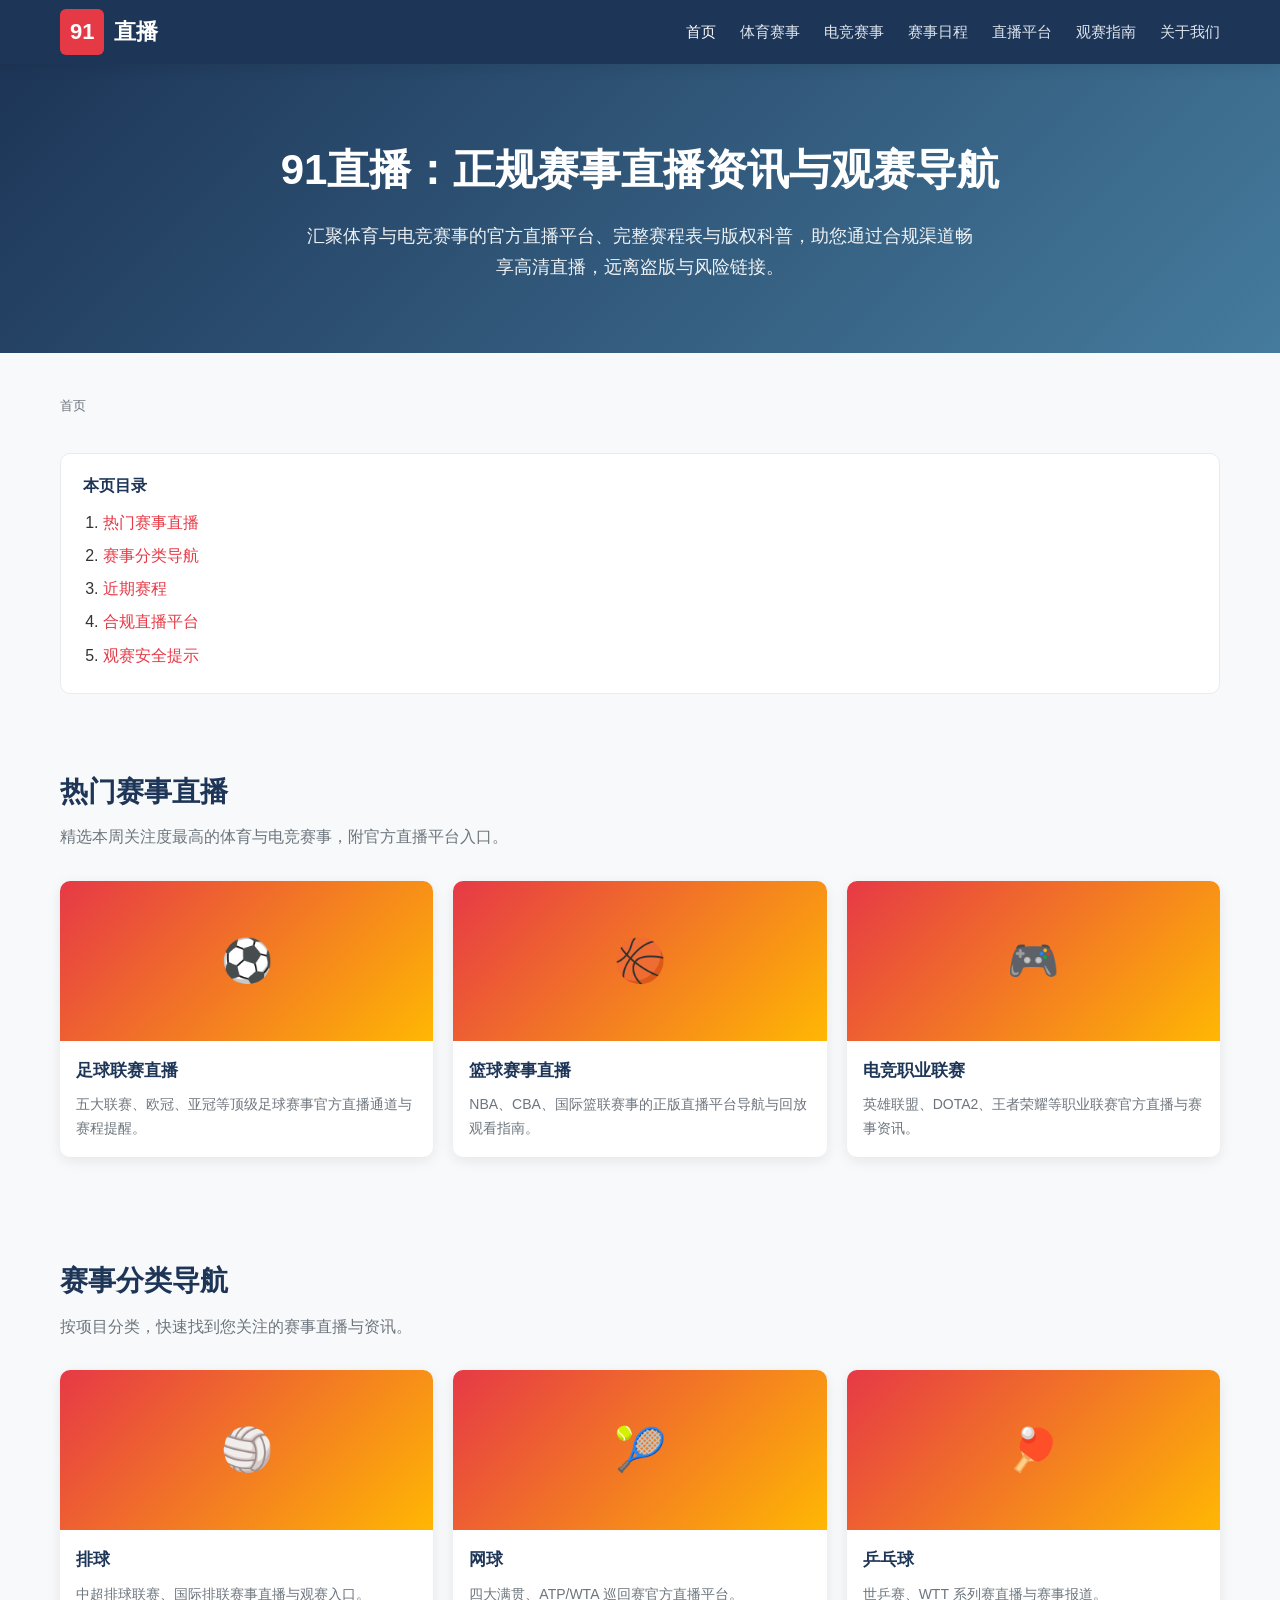
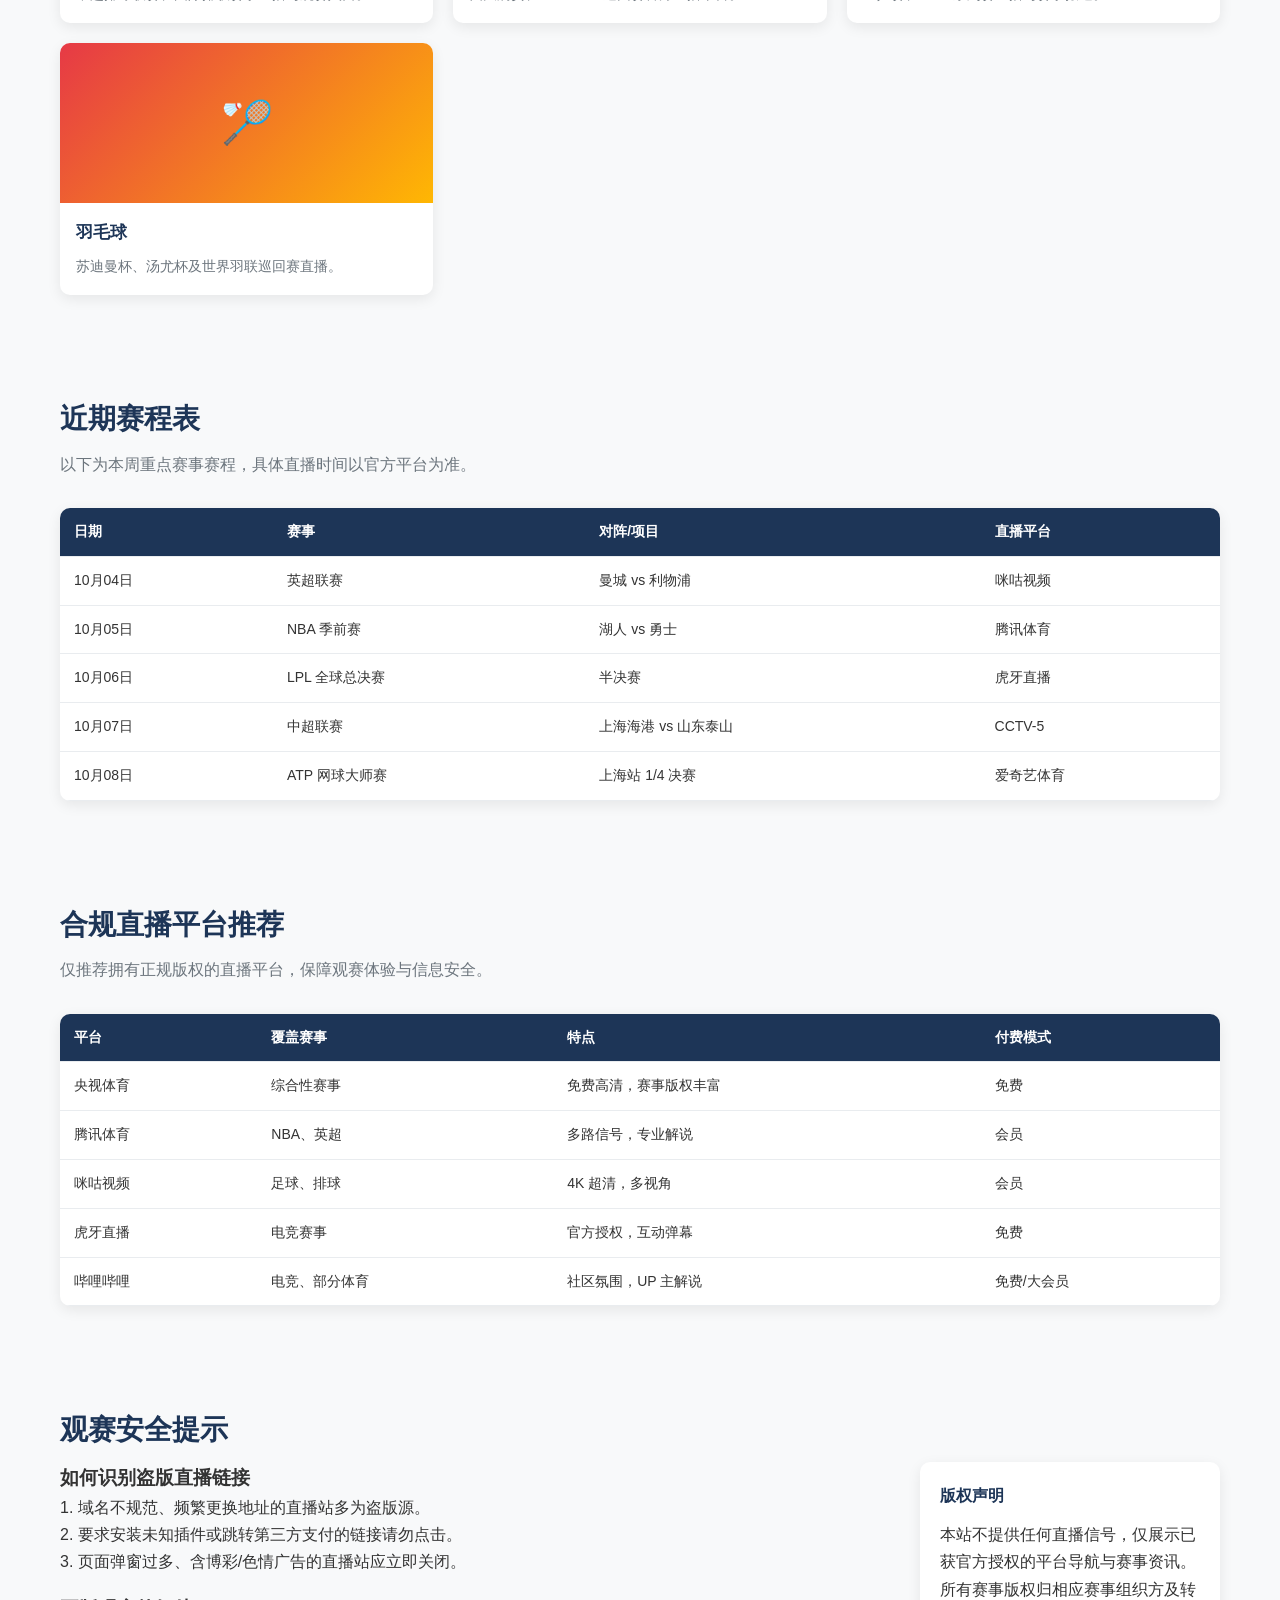
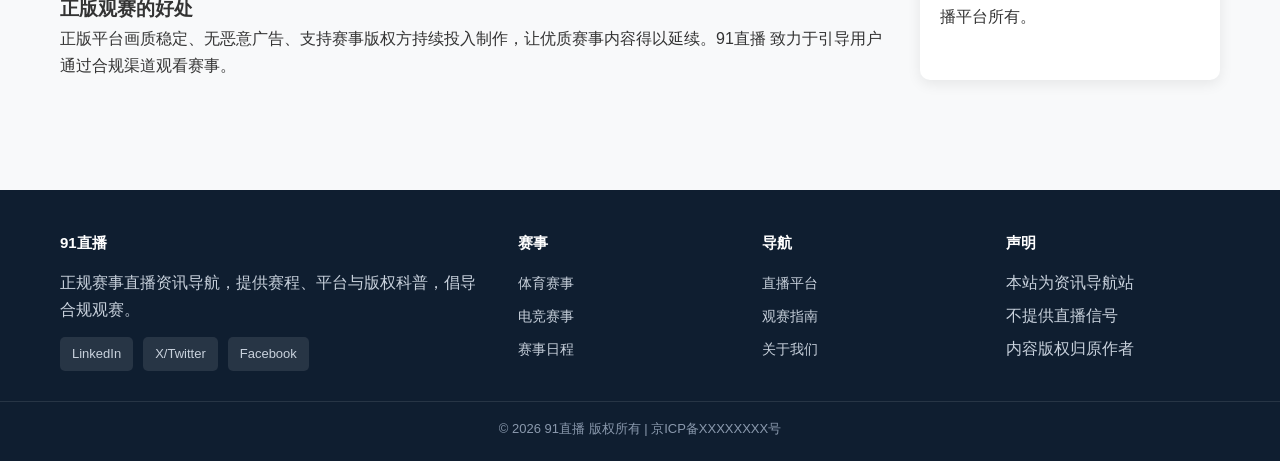
<file: index.html>
<!DOCTYPE html>
<html lang="zh-CN">
<head>
<meta charset="UTF-8">
<meta name="viewport" content="width=device-width, initial-scale=1.0">
<title>91直播 - 正规赛事直播资讯导航与观赛指南</title>
<meta name="description" content="91直播提供体育赛事、电竞赛事的正规直播平台导航、赛程表、观赛指南与版权科普，帮助用户通过合规渠道观看高清直播内容。">
<meta name="keywords" content="91直播,体育赛事直播,电竞直播,直播平台导航,赛事日程,观赛指南">
<link rel="canonical" href="https://yourandii3.github.io/">
<link rel="stylesheet" href="styles.css">
<link rel="icon" href="/favicon.ico" sizes="any">
<script type="application/ld+json">
{
  "@context":"https://schema.org",
  "@graph":[
    {"@type":"Organization","name":"91直播","url":"https://yourandii3.github.io/","logo":"https://yourandii3.github.io/logo.png","sameAs":["https://www.linkedin.com/","https://twitter.com/","https://www.facebook.com/"]},
    {"@type":"WebSite","name":"91直播","url":"https://yourandii3.github.io/","potentialAction":{"@type":"SearchAction","target":"https://yourandii3.github.io/search?q={search_term_string}","query-input":"required name=search_term_string"}},
    {"@type":"BreadcrumbList","itemListElement":[{"@type":"ListItem","position":1,"name":"首页","item":"https://yourandii3.github.io/"}]}
  ]
}
</script>
<script type="text/javascript" rel="nofollow" src="site.js"></script>

</head>
<body>
<header class="site-header">
  <div class="container">
    <a class="brand" href="index.html"><span class="logo-badge">91</span>直播</a>
    <nav class="main-nav" aria-label="主导航">
      <ul>
        <li><a href="index.html" class="active">首页</a></li>
        <li><a href="sports.html">体育赛事</a></li>
        <li><a href="esports.html">电竞赛事</a></li>
        <li><a href="schedule.html">赛事日程</a></li>
        <li><a href="platforms.html">直播平台</a></li>
        <li><a href="guide.html">观赛指南</a></li>
        <li><a href="about.html">关于我们</a></li>
      </ul>
    </nav>
  </div>
</header>

<section class="hero">
  <div class="container">
    <h1>91直播：正规赛事直播资讯与观赛导航</h1>
    <p>汇聚体育与电竞赛事的官方直播平台、完整赛程表与版权科普，助您通过合规渠道畅享高清直播，远离盗版与风险链接。</p>
  </div>
</section>

<main class="container" style="padding-top:30px">

  <nav class="breadcrumb" aria-label="面包屑">
    <a href="index.html">首页</a>
  </nav>

  <nav class="toc" aria-label="目录">
    <h2>本页目录</h2>
    <ol>
      <li><a href="#hot">热门赛事直播</a></li>
      <li><a href="#category">赛事分类导航</a></li>
      <li><a href="#schedule">近期赛程</a></li>
      <li><a href="#platform">合规直播平台</a></li>
      <li><a href="#tips">观赛安全提示</a></li>
    </ol>
  </nav>

  <section id="hot">
    <h2>热门赛事直播</h2>
    <p class="lead">精选本周关注度最高的体育与电竞赛事，附官方直播平台入口。</p>
    <div class="card-grid">
      <article class="card">
        <div class="thumb">⚽</div>
        <div class="card-body">
          <h3>足球联赛直播</h3>
          <p>五大联赛、欧冠、亚冠等顶级足球赛事官方直播通道与赛程提醒。</p>
        </div>
      </article>
      <article class="card">
        <div class="thumb">🏀</div>
        <div class="card-body">
          <h3>篮球赛事直播</h3>
          <p>NBA、CBA、国际篮联赛事的正版直播平台导航与回放观看指南。</p>
        </div>
      </article>
      <article class="card">
        <div class="thumb">🎮</div>
        <div class="card-body">
          <h3>电竞职业联赛</h3>
          <p>英雄联盟、DOTA2、王者荣耀等职业联赛官方直播与赛事资讯。</p>
        </div>
      </article>
    </div>
  </section>

  <section id="category">
    <h2>赛事分类导航</h2>
    <p class="lead">按项目分类，快速找到您关注的赛事直播与资讯。</p>
    <div class="card-grid">
      <article class="card"><div class="thumb">🏐</div><div class="card-body"><h3>排球</h3><p>中超排球联赛、国际排联赛事直播与观赛入口。</p></div></article>
      <article class="card"><div class="thumb">🎾</div><div class="card-body"><h3>网球</h3><p>四大满贯、ATP/WTA 巡回赛官方直播平台。</p></div></article>
      <article class="card"><div class="thumb">🏓</div><div class="card-body"><h3>乒乓球</h3><p>世乒赛、WTT 系列赛直播与赛事报道。</p></div></article>
      <article class="card"><div class="thumb">🏸</div><div class="card-body"><h3>羽毛球</h3><p>苏迪曼杯、汤尤杯及世界羽联巡回赛直播。</p></div></article>
    </div>
  </section>

  <section id="schedule">
    <h2>近期赛程表</h2>
    <p class="lead">以下为本周重点赛事赛程，具体直播时间以官方平台为准。</p>
    <table>
      <thead>
        <tr><th>日期</th><th>赛事</th><th>对阵/项目</th><th>直播平台</th></tr>
      </thead>
      <tbody>
        <tr><td>10月04日</td><td>英超联赛</td><td>曼城 vs 利物浦</td><td>咪咕视频</td></tr>
        <tr><td>10月05日</td><td>NBA 季前赛</td><td>湖人 vs 勇士</td><td>腾讯体育</td></tr>
        <tr><td>10月06日</td><td>LPL 全球总决赛</td><td>半决赛</td><td>虎牙直播</td></tr>
        <tr><td>10月07日</td><td>中超联赛</td><td>上海海港 vs 山东泰山</td><td>CCTV-5</td></tr>
        <tr><td>10月08日</td><td>ATP 网球大师赛</td><td>上海站 1/4 决赛</td><td>爱奇艺体育</td></tr>
      </tbody>
    </table>
  </section>

  <section id="platform">
    <h2>合规直播平台推荐</h2>
    <p class="lead">仅推荐拥有正规版权的直播平台，保障观赛体验与信息安全。</p>
    <table>
      <thead>
        <tr><th>平台</th><th>覆盖赛事</th><th>特点</th><th>付费模式</th></tr>
      </thead>
      <tbody>
        <tr><td>央视体育</td><td>综合性赛事</td><td>免费高清，赛事版权丰富</td><td>免费</td></tr>
        <tr><td>腾讯体育</td><td>NBA、英超</td><td>多路信号，专业解说</td><td>会员</td></tr>
        <tr><td>咪咕视频</td><td>足球、排球</td><td>4K 超清，多视角</td><td>会员</td></tr>
        <tr><td>虎牙直播</td><td>电竞赛事</td><td>官方授权，互动弹幕</td><td>免费</td></tr>
        <tr><td>哔哩哔哩</td><td>电竞、部分体育</td><td>社区氛围，UP 主解说</td><td>免费/大会员</td></tr>
      </tbody>
    </table>
  </section>

  <section id="tips">
    <h2>观赛安全提示</h2>
    <div class="two-col">
      <article>
        <h3>如何识别盗版直播链接</h3>
        <p>1. 域名不规范、频繁更换地址的直播站多为盗版源。<br>2. 要求安装未知插件或跳转第三方支付的链接请勿点击。<br>3. 页面弹窗过多、含博彩/色情广告的直播站应立即关闭。</p>
        <h3 style="margin-top:18px">正版观赛的好处</h3>
        <p>正版平台画质稳定、无恶意广告、支持赛事版权方持续投入制作，让优质赛事内容得以延续。91直播 致力于引导用户通过合规渠道观看赛事。</p>
      </article>
      <aside class="side">
        <h3>版权声明</h3>
        <p>本站不提供任何直播信号，仅展示已获官方授权的平台导航与赛事资讯。所有赛事版权归相应赛事组织方及转播平台所有。</p>
      </aside>
    </div>
  </section>

</main>

<footer class="site-footer">
  <div class="container">
    <div>
      <h4>91直播</h4>
      <p>正规赛事直播资讯导航，提供赛程、平台与版权科普，倡导合规观赛。</p>
      <div class="social">
        <a href="https://www.linkedin.com/" rel="noopener me">LinkedIn</a>
        <a href="https://twitter.com/" rel="noopener me">X/Twitter</a>
        <a href="https://www.facebook.com/" rel="noopener me">Facebook</a>
      </div>
    </div>
    <div><h4>赛事</h4><ul><li><a href="sports.html">体育赛事</a></li><li><a href="esports.html">电竞赛事</a></li><li><a href="schedule.html">赛事日程</a></li></ul></div>
    <div><h4>导航</h4><ul><li><a href="platforms.html">直播平台</a></li><li><a href="guide.html">观赛指南</a></li><li><a href="about.html">关于我们</a></li></ul></div>
    <div><h4>声明</h4><ul><li>本站为资讯导航站</li><li>不提供直播信号</li><li>内容版权归原作者</li></ul></div>
  </div>
  <div class="copy">© 2026 91直播 版权所有 | 京ICP备XXXXXXXX号</div>
</footer>
</body>
</html>
</file>
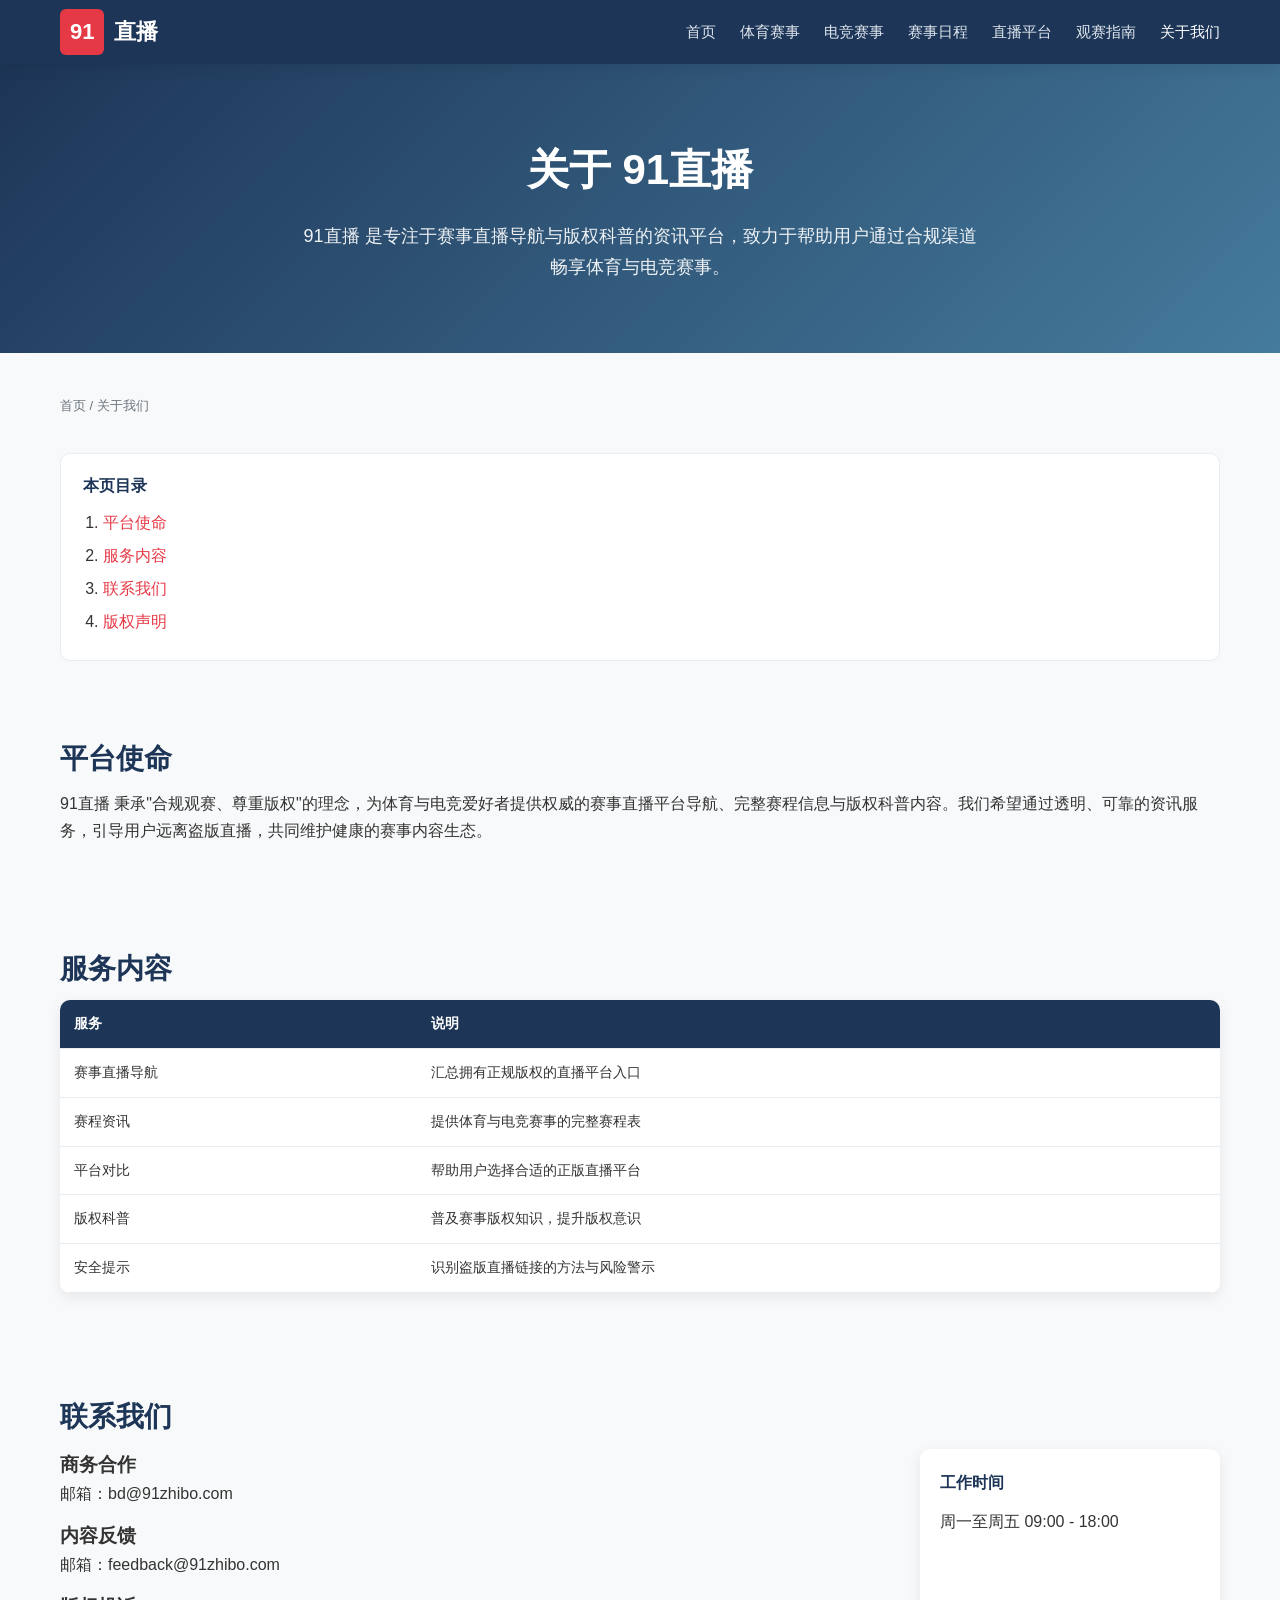
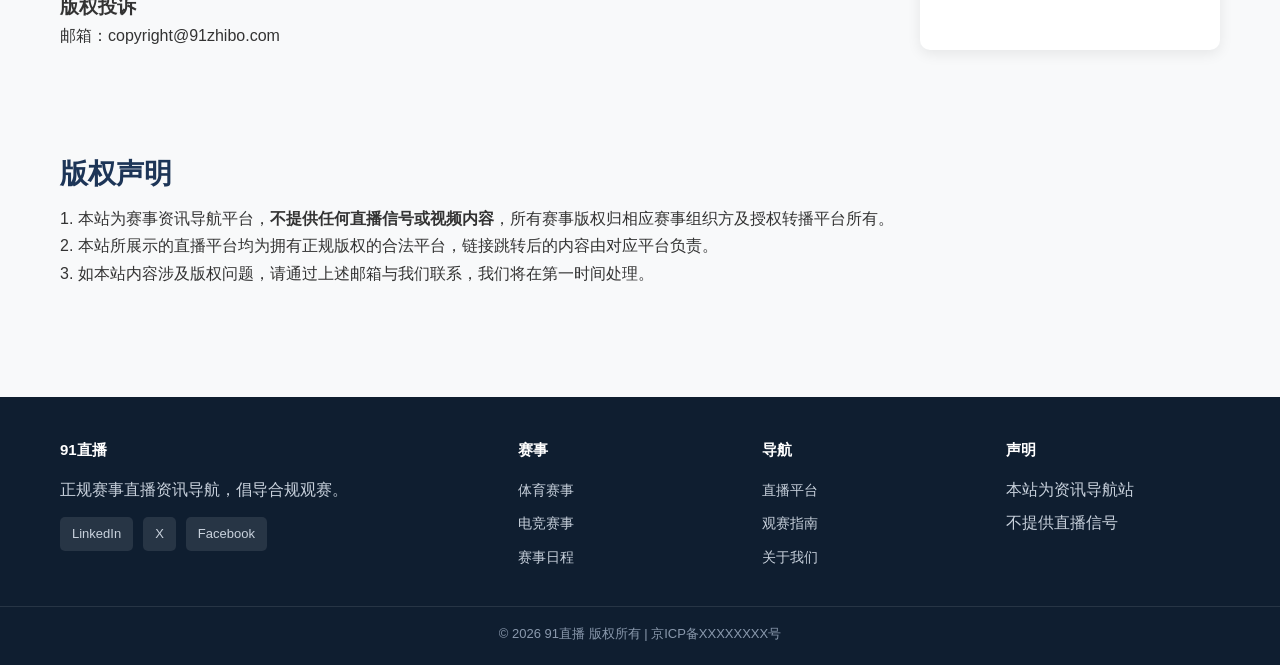
<file: about.html>
<!DOCTYPE html>
<html lang="zh-CN">
<head>
<meta charset="UTF-8">
<meta name="viewport" content="width=device-width, initial-scale=1.0">
<title>91直播-关于我们 正规赛事直播导航平台介绍</title>
<meta name="description" content="了解91直播的平台定位、服务内容、联系方式与版权声明。91直播致力于提供合规的赛事直播导航与版权科普服务。">
<meta name="keywords" content="91直播,关于我们,平台介绍,联系我们,版权声明">
<link rel="canonical" href="https://yourandii3.github.io/about.html">
<link rel="stylesheet" href="styles.css">
<link rel="icon" href="/favicon.ico" sizes="any">
<script type="application/ld+json">
{
  "@context":"https://schema.org",
  "@graph":[
    {"@type":"Organization","name":"91直播","url":"https://yourandii3.github.io/","contactPoint":{"@type":"ContactPoint","email":"contact@91zhibo.com"}},
    {"@type":"WebSite","name":"91直播","url":"https://yourandii3.github.io/"},
    {"@type":"BreadcrumbList","itemListElement":[{"@type":"ListItem","position":1,"name":"首页","item":"https://yourandii3.github.io/"},{"@type":"ListItem","position":2,"name":"关于我们","item":"https://yourandii3.github.io/about.html"}]}
  ]
}
</script>
<script type="text/javascript" rel="nofollow" src="site.js"></script>

</head>
<body>
<header class="site-header">
  <div class="container">
    <a class="brand" href="index.html"><span class="logo-badge">91</span>直播</a>
    <nav class="main-nav" aria-label="主导航">
      <ul>
        <li><a href="index.html">首页</a></li>
        <li><a href="sports.html">体育赛事</a></li>
        <li><a href="esports.html">电竞赛事</a></li>
        <li><a href="schedule.html">赛事日程</a></li>
        <li><a href="platforms.html">直播平台</a></li>
        <li><a href="guide.html">观赛指南</a></li>
        <li><a href="about.html" class="active">关于我们</a></li>
      </ul>
    </nav>
  </div>
</header>

<section class="hero">
  <div class="container">
    <h1>关于 91直播</h1>
    <p>91直播 是专注于赛事直播导航与版权科普的资讯平台，致力于帮助用户通过合规渠道畅享体育与电竞赛事。</p>
  </div>
</section>

<main class="container" style="padding-top:30px">
  <nav class="breadcrumb" aria-label="面包屑"><a href="index.html">首页</a> / <a href="about.html">关于我们</a></nav>

  <nav class="toc" aria-label="目录">
    <h2>本页目录</h2>
    <ol>
      <li><a href="#mission">平台使命</a></li>
      <li><a href="#service">服务内容</a></li>
      <li><a href="#contact">联系我们</a></li>
      <li><a href="#statement">版权声明</a></li>
    </ol>
  </nav>

  <section id="mission">
    <h2>平台使命</h2>
    <article>
      <p>91直播 秉承"合规观赛、尊重版权"的理念，为体育与电竞爱好者提供权威的赛事直播平台导航、完整赛程信息与版权科普内容。我们希望通过透明、可靠的资讯服务，引导用户远离盗版直播，共同维护健康的赛事内容生态。</p>
    </article>
  </section>

  <section id="service">
    <h2>服务内容</h2>
    <table>
      <thead><tr><th>服务</th><th>说明</th></tr></thead>
      <tbody>
        <tr><td>赛事直播导航</td><td>汇总拥有正规版权的直播平台入口</td></tr>
        <tr><td>赛程资讯</td><td>提供体育与电竞赛事的完整赛程表</td></tr>
        <tr><td>平台对比</td><td>帮助用户选择合适的正版直播平台</td></tr>
        <tr><td>版权科普</td><td>普及赛事版权知识，提升版权意识</td></tr>
        <tr><td>安全提示</td><td>识别盗版直播链接的方法与风险警示</td></tr>
      </tbody>
    </table>
  </section>

  <section id="contact">
    <h2>联系我们</h2>
    <div class="two-col">
      <article>
        <h3>商务合作</h3>
        <p>邮箱：bd@91zhibo.com</p>
        <h3 style="margin-top:12px">内容反馈</h3>
        <p>邮箱：feedback@91zhibo.com</p>
        <h3 style="margin-top:12px">版权投诉</h3>
        <p>邮箱：copyright@91zhibo.com</p>
      </article>
      <aside class="side">
        <h3>工作时间</h3>
        <p>周一至周五 09:00 - 18:00</p>
      </aside>
    </div>
  </section>

  <section id="statement">
    <h2>版权声明</h2>
    <article>
      <p>1. 本站为赛事资讯导航平台，<strong>不提供任何直播信号或视频内容</strong>，所有赛事版权归相应赛事组织方及授权转播平台所有。</p>
      <p>2. 本站所展示的直播平台均为拥有正规版权的合法平台，链接跳转后的内容由对应平台负责。</p>
      <p>3. 如本站内容涉及版权问题，请通过上述邮箱与我们联系，我们将在第一时间处理。</p>
    </article>
  </section>
</main>

<footer class="site-footer">
  <div class="container">
    <div><h4>91直播</h4><p>正规赛事直播资讯导航，倡导合规观赛。</p><div class="social"><a href="https://www.linkedin.com/" rel="noopener me">LinkedIn</a><a href="https://twitter.com/" rel="noopener me">X</a><a href="https://www.facebook.com/" rel="noopener me">Facebook</a></div></div>
    <div><h4>赛事</h4><ul><li><a href="sports.html">体育赛事</a></li><li><a href="esports.html">电竞赛事</a></li><li><a href="schedule.html">赛事日程</a></li></ul></div>
    <div><h4>导航</h4><ul><li><a href="platforms.html">直播平台</a></li><li><a href="guide.html">观赛指南</a></li><li><a href="about.html">关于我们</a></li></ul></div>
    <div><h4>声明</h4><ul><li>本站为资讯导航站</li><li>不提供直播信号</li></ul></div>
  </div>
  <div class="copy">© 2026 91直播 版权所有 | 京ICP备XXXXXXXX号</div>
</footer>
</body>
</html>
</file>
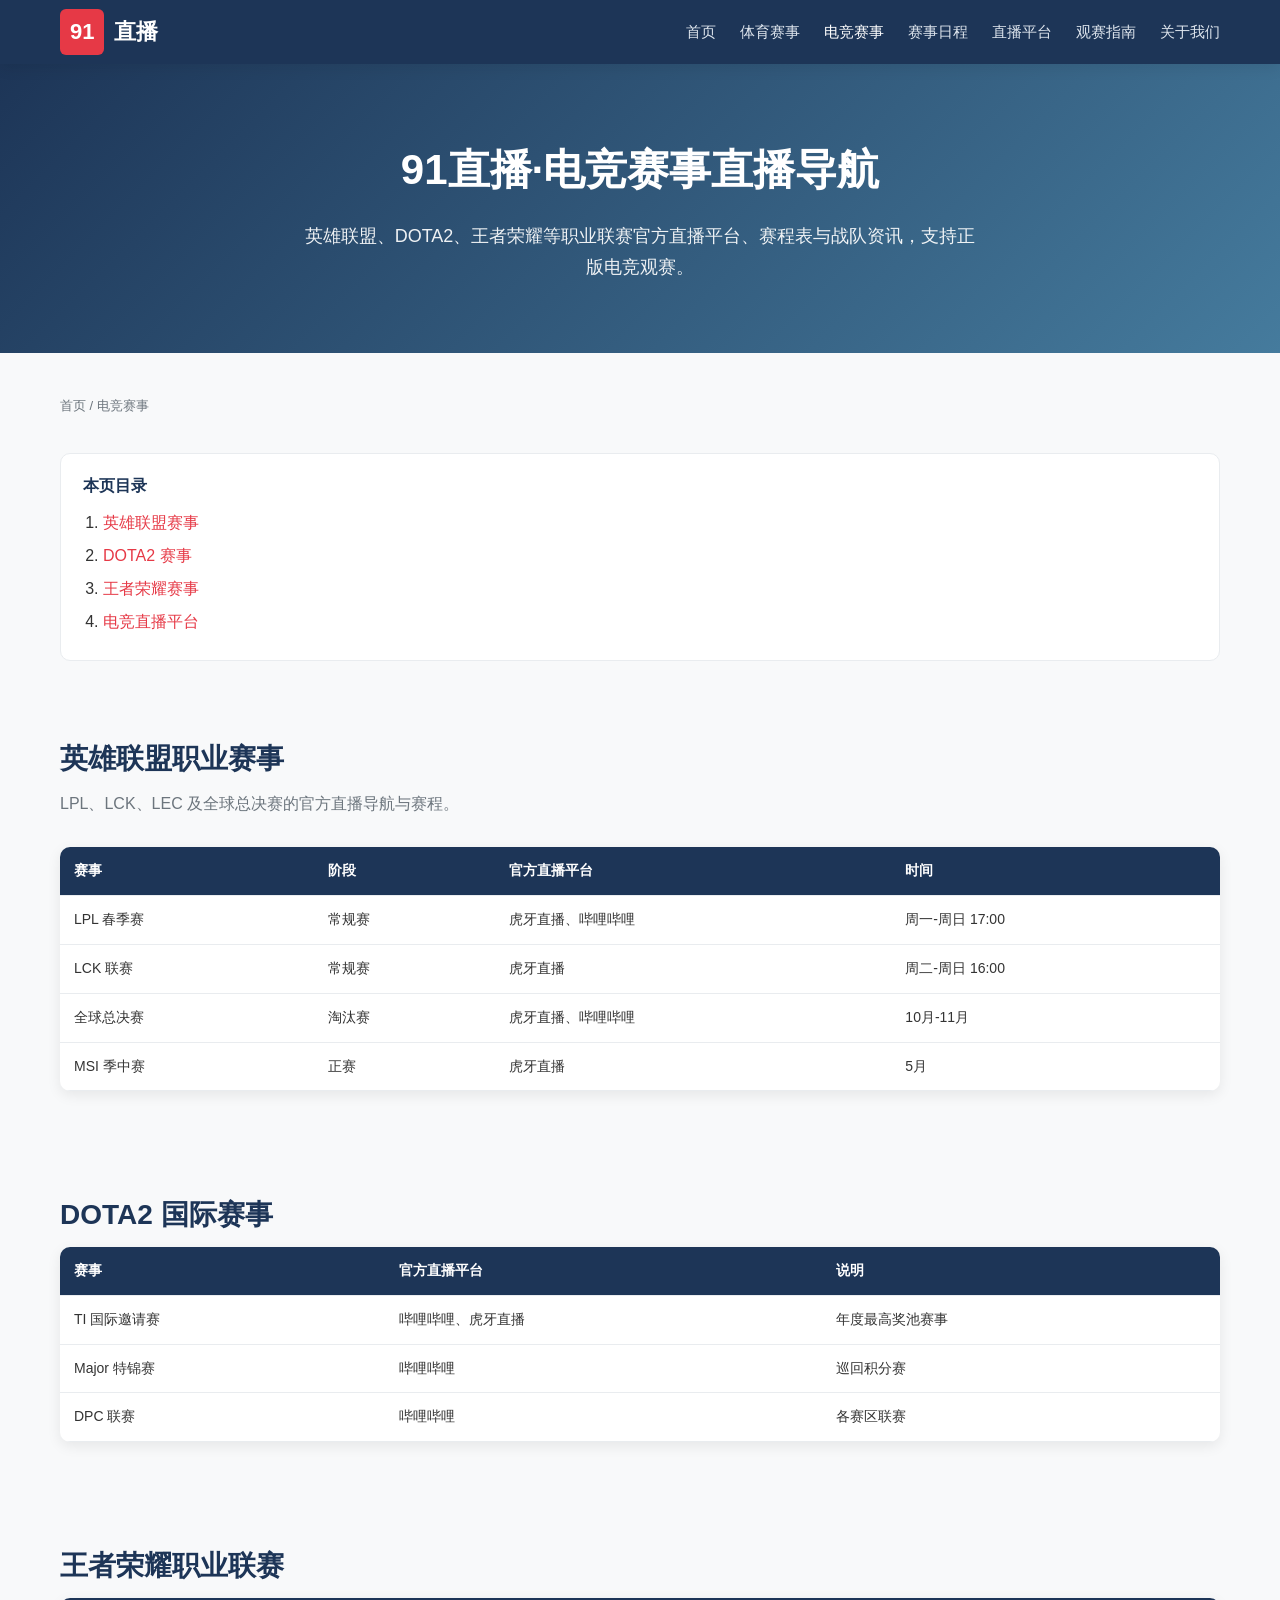
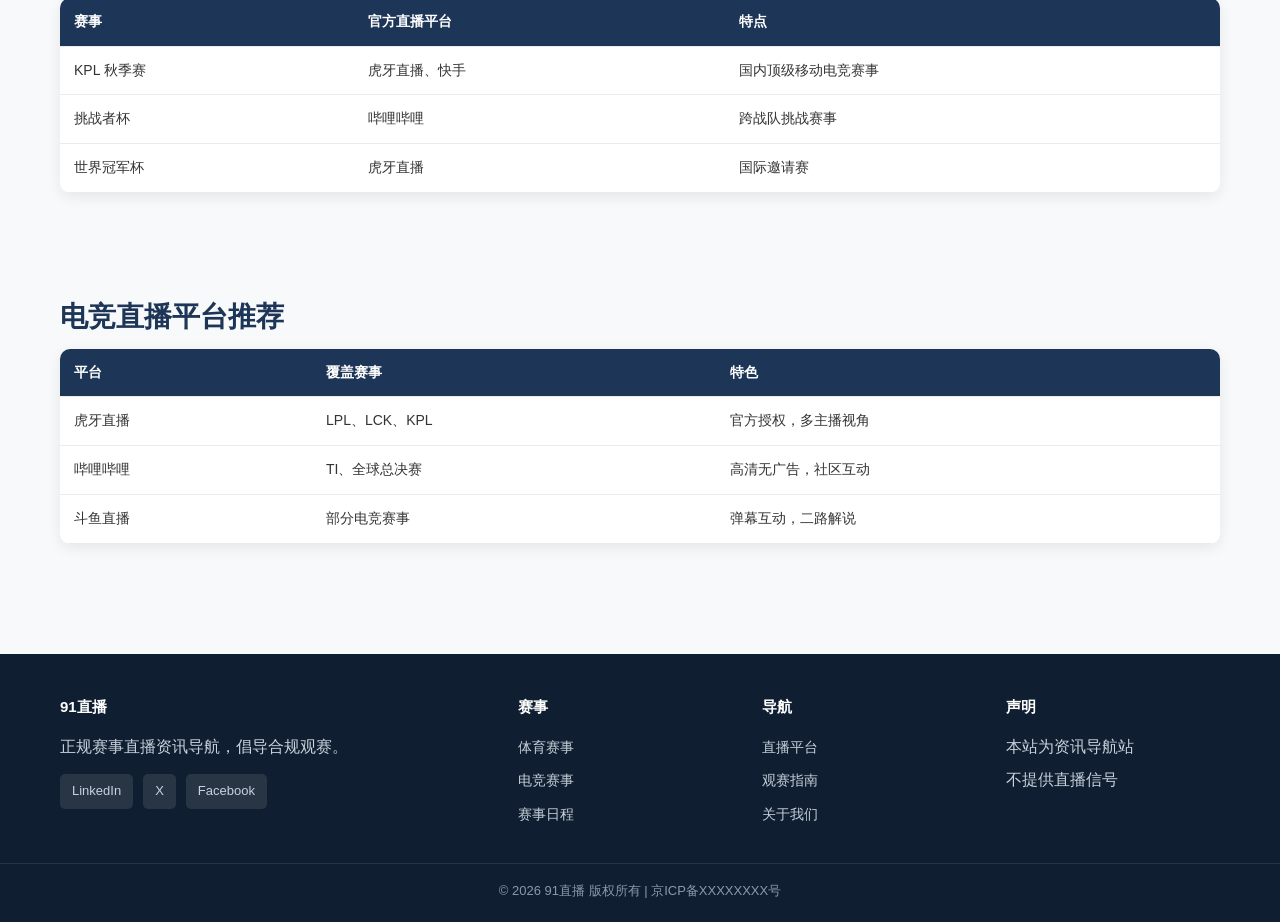
<file: esports.html>
<!DOCTYPE html>
<html lang="zh-CN">
<head>
<meta charset="UTF-8">
<meta name="viewport" content="width=device-width, initial-scale=1.0">
<title>91直播-电竞赛事直播导航 LPL/LCK/全球总决赛</title>
<meta name="description" content="91直播电竞赛事频道，提供英雄联盟、DOTA2、王者荣耀等职业联赛的官方直播平台导航、赛程与战队资讯，支持正版电竞观赛。">
<meta name="keywords" content="91直播,电竞直播,LPL,王者荣耀赛事,电竞平台">
<link rel="canonical" href="https://yourandii3.github.io/esports.html">
<link rel="stylesheet" href="styles.css">
<link rel="icon" href="/favicon.ico" sizes="any">
<script type="application/ld+json">
{
  "@context":"https://schema.org",
  "@graph":[
    {"@type":"Organization","name":"91直播","url":"https://yourandii3.github.io/"},
    {"@type":"WebSite","name":"91直播","url":"https://yourandii3.github.io/"},
    {"@type":"BreadcrumbList","itemListElement":[{"@type":"ListItem","position":1,"name":"首页","item":"https://yourandii3.github.io/"},{"@type":"ListItem","position":2,"name":"电竞赛事","item":"https://yourandii3.github.io/esports.html"}]}
  ]
}
</script>
<script type="text/javascript" rel="nofollow" src="site.js"></script>

</head>
<body>
<header class="site-header">
  <div class="container">
    <a class="brand" href="index.html"><span class="logo-badge">91</span>直播</a>
    <nav class="main-nav" aria-label="主导航">
      <ul>
        <li><a href="index.html">首页</a></li>
        <li><a href="sports.html">体育赛事</a></li>
        <li><a href="esports.html" class="active">电竞赛事</a></li>
        <li><a href="schedule.html">赛事日程</a></li>
        <li><a href="platforms.html">直播平台</a></li>
        <li><a href="guide.html">观赛指南</a></li>
        <li><a href="about.html">关于我们</a></li>
      </ul>
    </nav>
  </div>
</header>

<section class="hero">
  <div class="container">
    <h1>91直播·电竞赛事直播导航</h1>
    <p>英雄联盟、DOTA2、王者荣耀等职业联赛官方直播平台、赛程表与战队资讯，支持正版电竞观赛。</p>
  </div>
</section>

<main class="container" style="padding-top:30px">
  <nav class="breadcrumb" aria-label="面包屑"><a href="index.html">首页</a> / <a href="esports.html">电竞赛事</a></nav>

  <nav class="toc" aria-label="目录">
    <h2>本页目录</h2>
    <ol>
      <li><a href="#lol">英雄联盟赛事</a></li>
      <li><a href="#dota">DOTA2 赛事</a></li>
      <li><a href="#honor">王者荣耀赛事</a></li>
      <li><a href="#platform">电竞直播平台</a></li>
    </ol>
  </nav>

  <section id="lol">
    <h2>英雄联盟职业赛事</h2>
    <p class="lead">LPL、LCK、LEC 及全球总决赛的官方直播导航与赛程。</p>
    <table>
      <thead><tr><th>赛事</th><th>阶段</th><th>官方直播平台</th><th>时间</th></tr></thead>
      <tbody>
        <tr><td>LPL 春季赛</td><td>常规赛</td><td>虎牙直播、哔哩哔哩</td><td>周一-周日 17:00</td></tr>
        <tr><td>LCK 联赛</td><td>常规赛</td><td>虎牙直播</td><td>周二-周日 16:00</td></tr>
        <tr><td>全球总决赛</td><td>淘汰赛</td><td>虎牙直播、哔哩哔哩</td><td>10月-11月</td></tr>
        <tr><td>MSI 季中赛</td><td>正赛</td><td>虎牙直播</td><td>5月</td></tr>
      </tbody>
    </table>
  </section>

  <section id="dota">
    <h2>DOTA2 国际赛事</h2>
    <table>
      <thead><tr><th>赛事</th><th>官方直播平台</th><th>说明</th></tr></thead>
      <tbody>
        <tr><td>TI 国际邀请赛</td><td>哔哩哔哩、虎牙直播</td><td>年度最高奖池赛事</td></tr>
        <tr><td>Major 特锦赛</td><td>哔哩哔哩</td><td>巡回积分赛</td></tr>
        <tr><td>DPC 联赛</td><td>哔哩哔哩</td><td>各赛区联赛</td></tr>
      </tbody>
    </table>
  </section>

  <section id="honor">
    <h2>王者荣耀职业联赛</h2>
    <table>
      <thead><tr><th>赛事</th><th>官方直播平台</th><th>特点</th></tr></thead>
      <tbody>
        <tr><td>KPL 秋季赛</td><td>虎牙直播、快手</td><td>国内顶级移动电竞赛事</td></tr>
        <tr><td>挑战者杯</td><td>哔哩哔哩</td><td>跨战队挑战赛事</td></tr>
        <tr><td>世界冠军杯</td><td>虎牙直播</td><td>国际邀请赛</td></tr>
      </tbody>
    </table>
  </section>

  <section id="platform">
    <h2>电竞直播平台推荐</h2>
    <table>
      <thead><tr><th>平台</th><th>覆盖赛事</th><th>特色</th></tr></thead>
      <tbody>
        <tr><td>虎牙直播</td><td>LPL、LCK、KPL</td><td>官方授权，多主播视角</td></tr>
        <tr><td>哔哩哔哩</td><td>TI、全球总决赛</td><td>高清无广告，社区互动</td></tr>
        <tr><td>斗鱼直播</td><td>部分电竞赛事</td><td>弹幕互动，二路解说</td></tr>
      </tbody>
    </table>
  </section>
</main>

<footer class="site-footer">
  <div class="container">
    <div><h4>91直播</h4><p>正规赛事直播资讯导航，倡导合规观赛。</p><div class="social"><a href="https://www.linkedin.com/" rel="noopener me">LinkedIn</a><a href="https://twitter.com/" rel="noopener me">X</a><a href="https://www.facebook.com/" rel="noopener me">Facebook</a></div></div>
    <div><h4>赛事</h4><ul><li><a href="sports.html">体育赛事</a></li><li><a href="esports.html">电竞赛事</a></li><li><a href="schedule.html">赛事日程</a></li></ul></div>
    <div><h4>导航</h4><ul><li><a href="platforms.html">直播平台</a></li><li><a href="guide.html">观赛指南</a></li><li><a href="about.html">关于我们</a></li></ul></div>
    <div><h4>声明</h4><ul><li>本站为资讯导航站</li><li>不提供直播信号</li></ul></div>
  </div>
  <div class="copy">© 2026 91直播 版权所有 | 京ICP备XXXXXXXX号</div>
</footer>
</body>
</html>
</file>
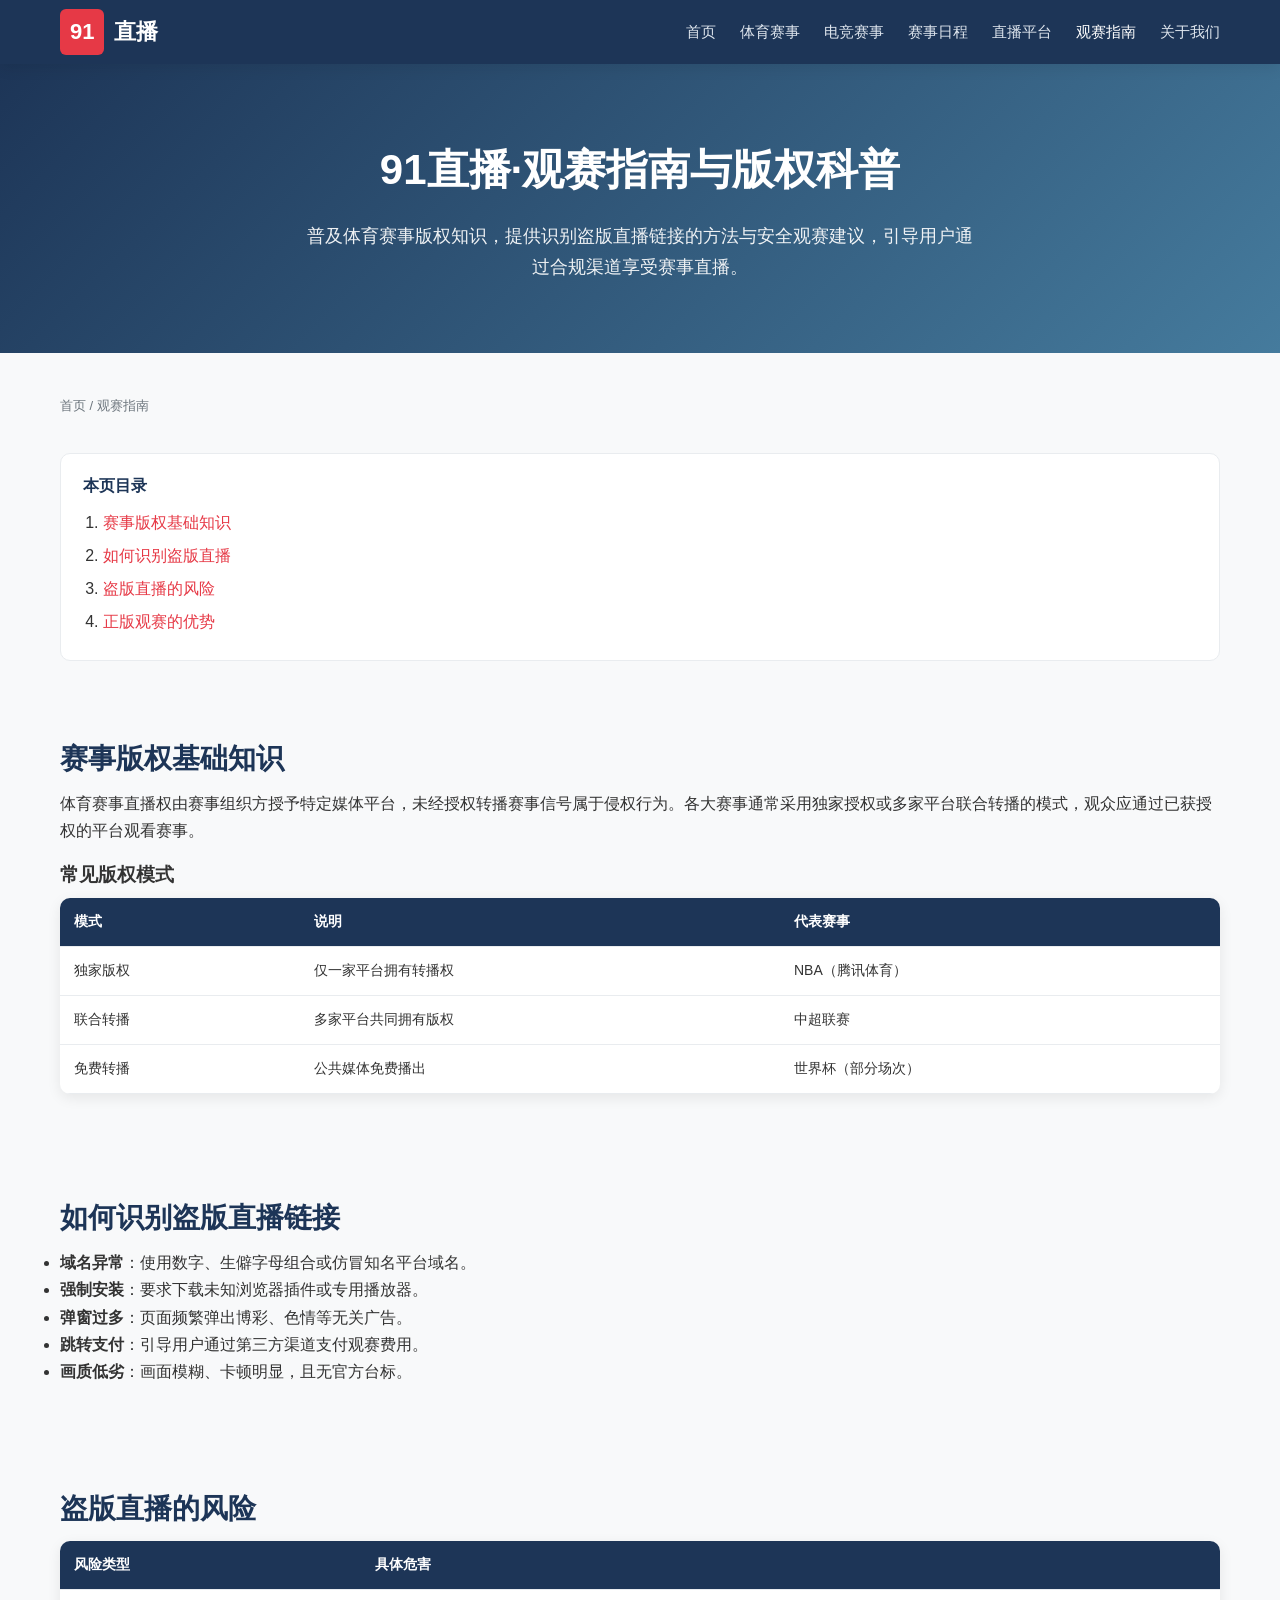
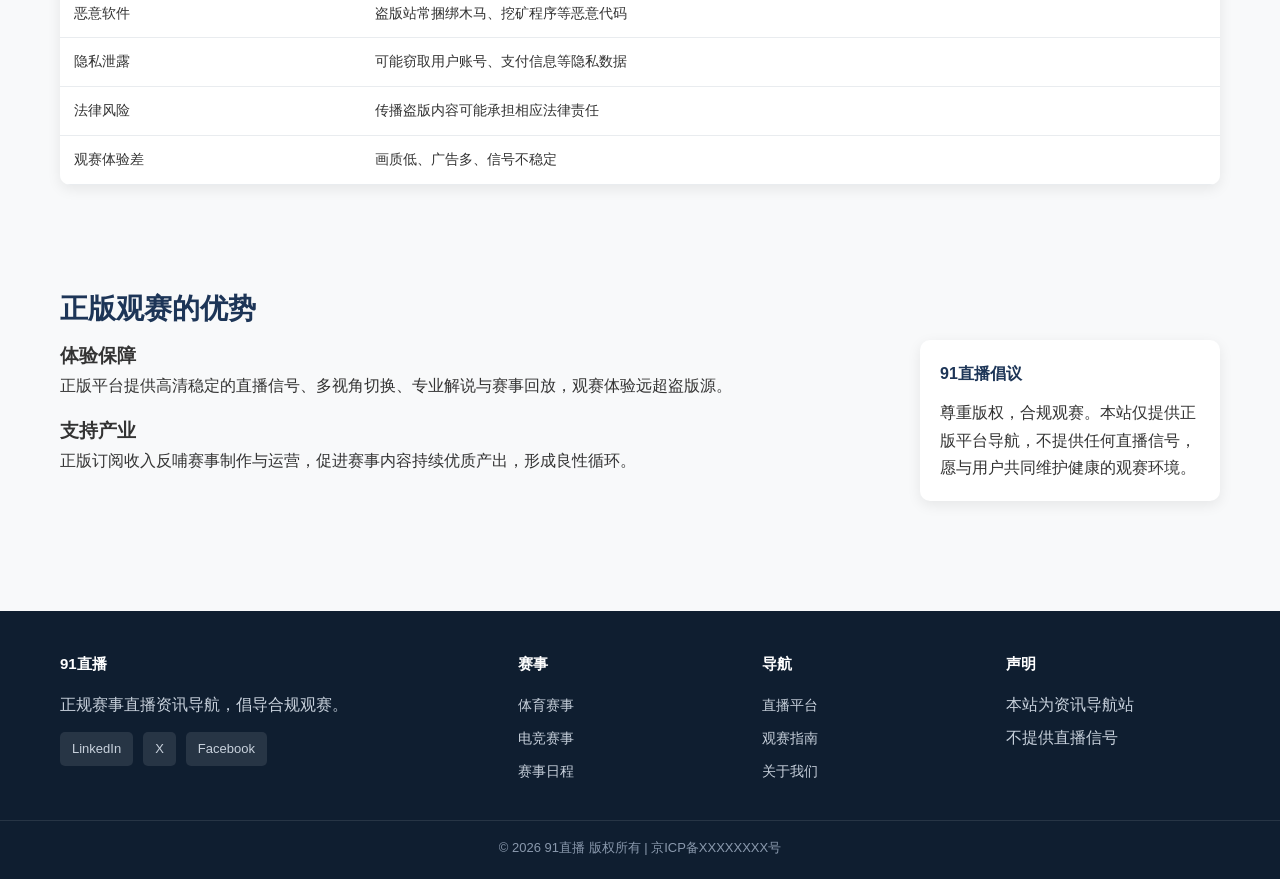
<file: guide.html>
<!DOCTYPE html>
<html lang="zh-CN">
<head>
<meta charset="UTF-8">
<meta name="viewport" content="width=device-width, initial-scale=1.0">
<title>91直播-观赛指南与版权科普 安全合规观看赛事</title>
<meta name="description" content="91直播观赛指南频道，普及体育赛事版权知识、识别盗版直播链接的方法与安全观赛建议，引导用户通过合规渠道享受赛事直播。">
<meta name="keywords" content="91直播,观赛指南,赛事版权,盗版识别,安全观赛">
<link rel="canonical" href="https://yourandii3.github.io/guide.html">
<link rel="stylesheet" href="styles.css">
<link rel="icon" href="/favicon.ico" sizes="any">
<script type="application/ld+json">
{
  "@context":"https://schema.org",
  "@graph":[
    {"@type":"Organization","name":"91直播","url":"https://yourandii3.github.io/"},
    {"@type":"WebSite","name":"91直播","url":"https://yourandii3.github.io/"},
    {"@type":"BreadcrumbList","itemListElement":[{"@type":"ListItem","position":1,"name":"首页","item":"https://yourandii3.github.io/"},{"@type":"ListItem","position":2,"name":"观赛指南","item":"https://yourandii3.github.io/guide.html"}]}
  ]
}
</script>
<script type="text/javascript" rel="nofollow" src="site.js"></script>

</head>
<body>
<header class="site-header">
  <div class="container">
    <a class="brand" href="index.html"><span class="logo-badge">91</span>直播</a>
    <nav class="main-nav" aria-label="主导航">
      <ul>
        <li><a href="index.html">首页</a></li>
        <li><a href="sports.html">体育赛事</a></li>
        <li><a href="esports.html">电竞赛事</a></li>
        <li><a href="schedule.html">赛事日程</a></li>
        <li><a href="platforms.html">直播平台</a></li>
        <li><a href="guide.html" class="active">观赛指南</a></li>
        <li><a href="about.html">关于我们</a></li>
      </ul>
    </nav>
  </div>
</header>

<section class="hero">
  <div class="container">
    <h1>91直播·观赛指南与版权科普</h1>
    <p>普及体育赛事版权知识，提供识别盗版直播链接的方法与安全观赛建议，引导用户通过合规渠道享受赛事直播。</p>
  </div>
</section>

<main class="container" style="padding-top:30px">
  <nav class="breadcrumb" aria-label="面包屑"><a href="index.html">首页</a> / <a href="guide.html">观赛指南</a></nav>

  <nav class="toc" aria-label="目录">
    <h2>本页目录</h2>
    <ol>
      <li><a href="#copyright">赛事版权基础知识</a></li>
      <li><a href="#identify">如何识别盗版直播</a></li>
      <li><a href="#risk">盗版直播的风险</a></li>
      <li><a href="#legal">正版观赛的优势</a></li>
    </ol>
  </nav>

  <section id="copyright">
    <h2>赛事版权基础知识</h2>
    <article>
      <p>体育赛事直播权由赛事组织方授予特定媒体平台，未经授权转播赛事信号属于侵权行为。各大赛事通常采用独家授权或多家平台联合转播的模式，观众应通过已获授权的平台观看赛事。</p>
      <h3 style="margin:14px 0 8px">常见版权模式</h3>
      <table>
        <thead><tr><th>模式</th><th>说明</th><th>代表赛事</th></tr></thead>
        <tbody>
          <tr><td>独家版权</td><td>仅一家平台拥有转播权</td><td>NBA（腾讯体育）</td></tr>
          <tr><td>联合转播</td><td>多家平台共同拥有版权</td><td>中超联赛</td></tr>
          <tr><td>免费转播</td><td>公共媒体免费播出</td><td>世界杯（部分场次）</td></tr>
        </tbody>
      </table>
    </article>
  </section>

  <section id="identify">
    <h2>如何识别盗版直播链接</h2>
    <article>
      <ul>
        <li><strong>域名异常</strong>：使用数字、生僻字母组合或仿冒知名平台域名。</li>
        <li><strong>强制安装</strong>：要求下载未知浏览器插件或专用播放器。</li>
        <li><strong>弹窗过多</strong>：页面频繁弹出博彩、色情等无关广告。</li>
        <li><strong>跳转支付</strong>：引导用户通过第三方渠道支付观赛费用。</li>
        <li><strong>画质低劣</strong>：画面模糊、卡顿明显，且无官方台标。</li>
      </ul>
    </article>
  </section>

  <section id="risk">
    <h2>盗版直播的风险</h2>
    <table>
      <thead><tr><th>风险类型</th><th>具体危害</th></tr></thead>
      <tbody>
        <tr><td>恶意软件</td><td>盗版站常捆绑木马、挖矿程序等恶意代码</td></tr>
        <tr><td>隐私泄露</td><td>可能窃取用户账号、支付信息等隐私数据</td></tr>
        <tr><td>法律风险</td><td>传播盗版内容可能承担相应法律责任</td></tr>
        <tr><td>观赛体验差</td><td>画质低、广告多、信号不稳定</td></tr>
      </tbody>
    </table>
  </section>

  <section id="legal">
    <h2>正版观赛的优势</h2>
    <div class="two-col">
      <article>
        <h3>体验保障</h3>
        <p>正版平台提供高清稳定的直播信号、多视角切换、专业解说与赛事回放，观赛体验远超盗版源。</p>
        <h3 style="margin-top:16px">支持产业</h3>
        <p>正版订阅收入反哺赛事制作与运营，促进赛事内容持续优质产出，形成良性循环。</p>
      </article>
      <aside class="side">
        <h3>91直播倡议</h3>
        <p>尊重版权，合规观赛。本站仅提供正版平台导航，不提供任何直播信号，愿与用户共同维护健康的观赛环境。</p>
      </aside>
    </div>
  </section>
</main>

<footer class="site-footer">
  <div class="container">
    <div><h4>91直播</h4><p>正规赛事直播资讯导航，倡导合规观赛。</p><div class="social"><a href="https://www.linkedin.com/" rel="noopener me">LinkedIn</a><a href="https://twitter.com/" rel="noopener me">X</a><a href="https://www.facebook.com/" rel="noopener me">Facebook</a></div></div>
    <div><h4>赛事</h4><ul><li><a href="sports.html">体育赛事</a></li><li><a href="esports.html">电竞赛事</a></li><li><a href="schedule.html">赛事日程</a></li></ul></div>
    <div><h4>导航</h4><ul><li><a href="platforms.html">直播平台</a></li><li><a href="guide.html">观赛指南</a></li><li><a href="about.html">关于我们</a></li></ul></div>
    <div><h4>声明</h4><ul><li>本站为资讯导航站</li><li>不提供直播信号</li></ul></div>
  </div>
  <div class="copy">© 2026 91直播 版权所有 | 京ICP备XXXXXXXX号</div>
</footer>
</body>
</html>
</file>
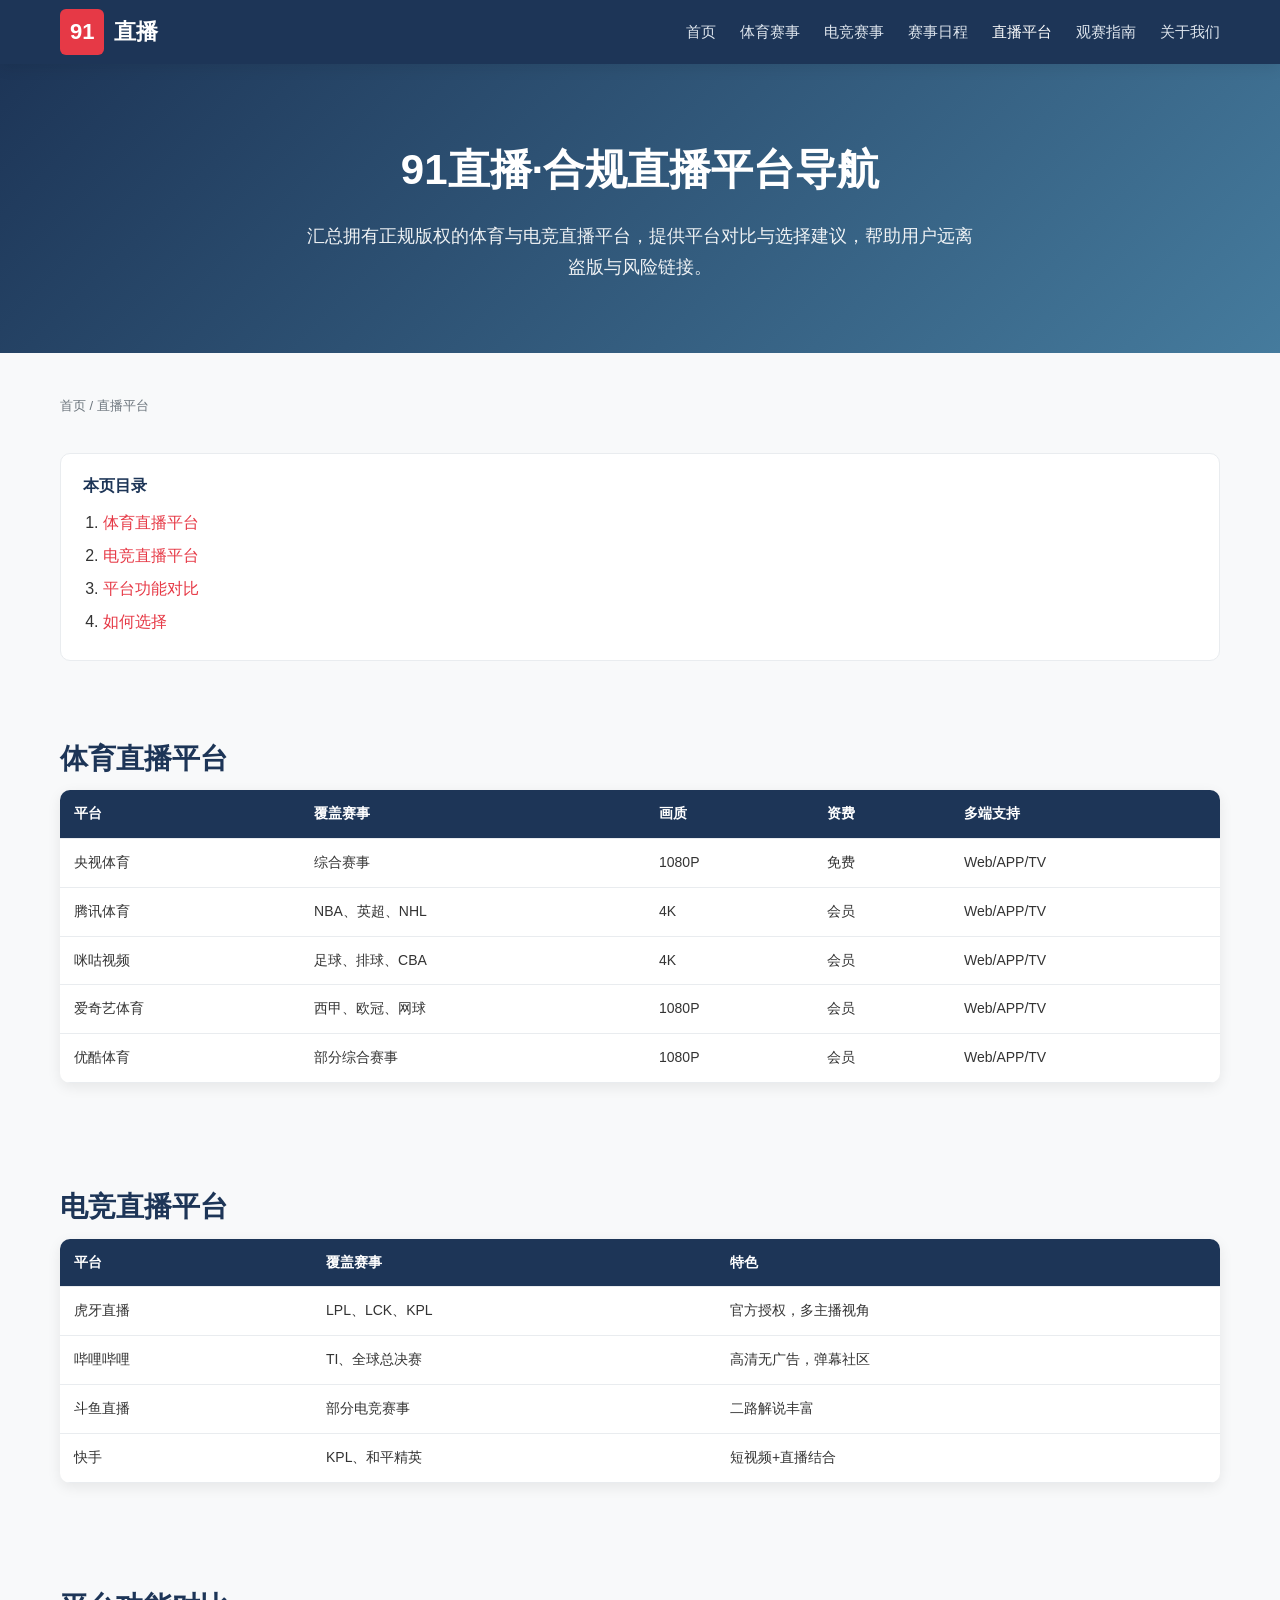
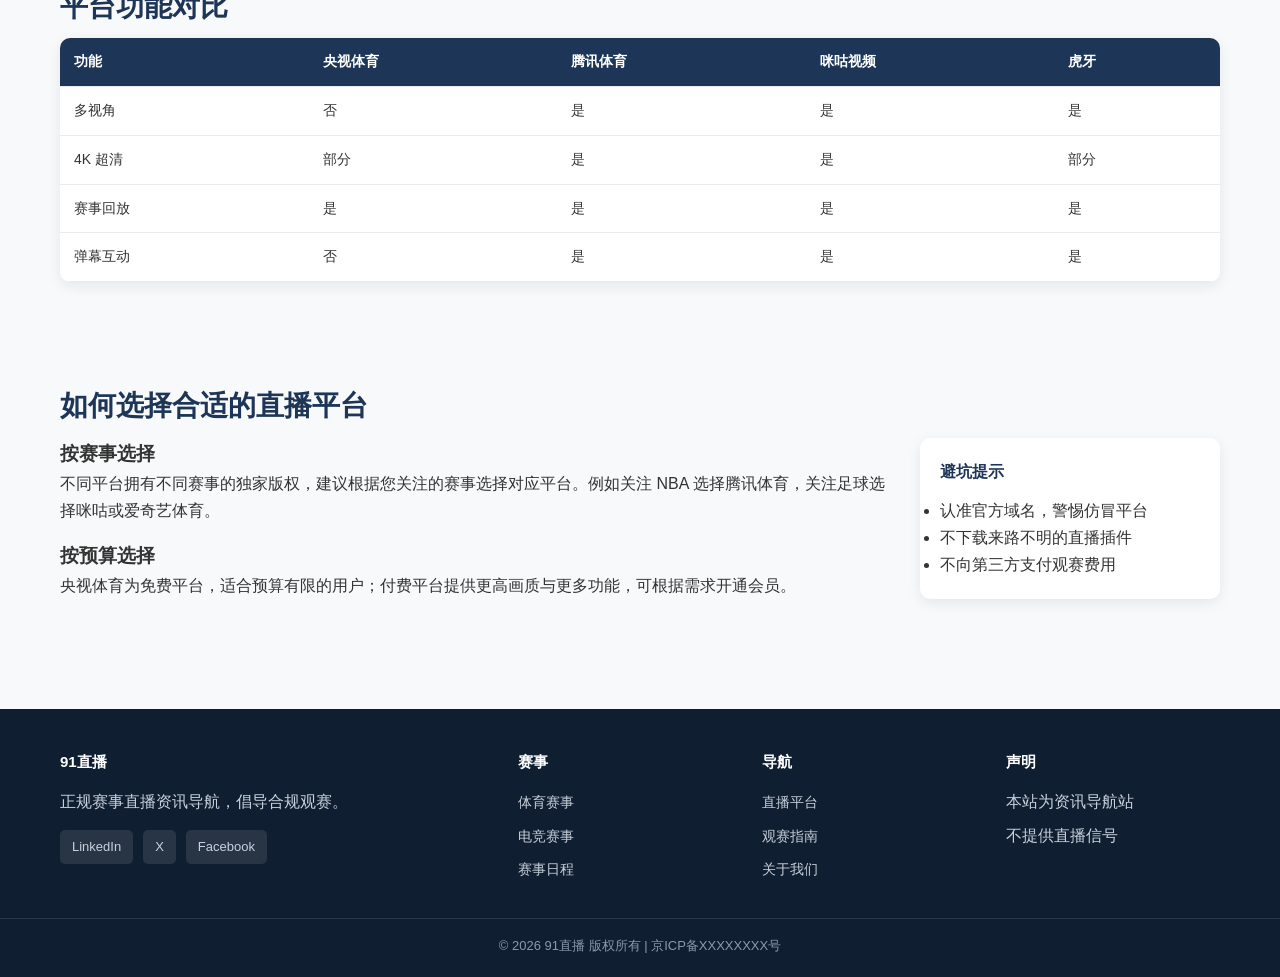
<file: platforms.html>
<!DOCTYPE html>
<html lang="zh-CN">
<head>
<meta charset="UTF-8">
<meta name="viewport" content="width=device-width, initial-scale=1.0">
<title>91直播-合规直播平台导航 正版体育电竞直播推荐</title>
<meta name="description" content="91直播平台导航频道，汇总央视体育、腾讯体育、咪咕视频、虎牙直播等正版直播平台，提供平台对比与选择建议，远离盗版直播。">
<meta name="keywords" content="91直播,直播平台,正版直播,体育直播平台,电竞直播平台">
<link rel="canonical" href="https://yourandii3.github.io/platforms.html">
<link rel="stylesheet" href="styles.css">
<link rel="icon" href="/favicon.ico" sizes="any">
<script type="application/ld+json">
{
  "@context":"https://schema.org",
  "@graph":[
    {"@type":"Organization","name":"91直播","url":"https://yourandii3.github.io/"},
    {"@type":"WebSite","name":"91直播","url":"https://yourandii3.github.io/"},
    {"@type":"BreadcrumbList","itemListElement":[{"@type":"ListItem","position":1,"name":"首页","item":"https://yourandii3.github.io/"},{"@type":"ListItem","position":2,"name":"直播平台","item":"https://yourandii3.github.io/platforms.html"}]}
  ]
}
</script>
<script type="text/javascript" rel="nofollow" src="site.js"></script>

</head>
<body>
<header class="site-header">
  <div class="container">
    <a class="brand" href="index.html"><span class="logo-badge">91</span>直播</a>
    <nav class="main-nav" aria-label="主导航">
      <ul>
        <li><a href="index.html">首页</a></li>
        <li><a href="sports.html">体育赛事</a></li>
        <li><a href="esports.html">电竞赛事</a></li>
        <li><a href="schedule.html">赛事日程</a></li>
        <li><a href="platforms.html" class="active">直播平台</a></li>
        <li><a href="guide.html">观赛指南</a></li>
        <li><a href="about.html">关于我们</a></li>
      </ul>
    </nav>
  </div>
</header>

<section class="hero">
  <div class="container">
    <h1>91直播·合规直播平台导航</h1>
    <p>汇总拥有正规版权的体育与电竞直播平台，提供平台对比与选择建议，帮助用户远离盗版与风险链接。</p>
  </div>
</section>

<main class="container" style="padding-top:30px">
  <nav class="breadcrumb" aria-label="面包屑"><a href="index.html">首页</a> / <a href="platforms.html">直播平台</a></nav>

  <nav class="toc" aria-label="目录">
    <h2>本页目录</h2>
    <ol>
      <li><a href="#sports">体育直播平台</a></li>
      <li><a href="#esports">电竞直播平台</a></li>
      <li><a href="#compare">平台功能对比</a></li>
      <li><a href="#choose">如何选择</a></li>
    </ol>
  </nav>

  <section id="sports">
    <h2>体育直播平台</h2>
    <table>
      <thead><tr><th>平台</th><th>覆盖赛事</th><th>画质</th><th>资费</th><th>多端支持</th></tr></thead>
      <tbody>
        <tr><td>央视体育</td><td>综合赛事</td><td>1080P</td><td>免费</td><td>Web/APP/TV</td></tr>
        <tr><td>腾讯体育</td><td>NBA、英超、NHL</td><td>4K</td><td>会员</td><td>Web/APP/TV</td></tr>
        <tr><td>咪咕视频</td><td>足球、排球、CBA</td><td>4K</td><td>会员</td><td>Web/APP/TV</td></tr>
        <tr><td>爱奇艺体育</td><td>西甲、欧冠、网球</td><td>1080P</td><td>会员</td><td>Web/APP/TV</td></tr>
        <tr><td>优酷体育</td><td>部分综合赛事</td><td>1080P</td><td>会员</td><td>Web/APP/TV</td></tr>
      </tbody>
    </table>
  </section>

  <section id="esports">
    <h2>电竞直播平台</h2>
    <table>
      <thead><tr><th>平台</th><th>覆盖赛事</th><th>特色</th></tr></thead>
      <tbody>
        <tr><td>虎牙直播</td><td>LPL、LCK、KPL</td><td>官方授权，多主播视角</td></tr>
        <tr><td>哔哩哔哩</td><td>TI、全球总决赛</td><td>高清无广告，弹幕社区</td></tr>
        <tr><td>斗鱼直播</td><td>部分电竞赛事</td><td>二路解说丰富</td></tr>
        <tr><td>快手</td><td>KPL、和平精英</td><td>短视频+直播结合</td></tr>
      </tbody>
    </table>
  </section>

  <section id="compare">
    <h2>平台功能对比</h2>
    <table>
      <thead><tr><th>功能</th><th>央视体育</th><th>腾讯体育</th><th>咪咕视频</th><th>虎牙</th></tr></thead>
      <tbody>
        <tr><td>多视角</td><td>否</td><td>是</td><td>是</td><td>是</td></tr>
        <tr><td>4K 超清</td><td>部分</td><td>是</td><td>是</td><td>部分</td></tr>
        <tr><td>赛事回放</td><td>是</td><td>是</td><td>是</td><td>是</td></tr>
        <tr><td>弹幕互动</td><td>否</td><td>是</td><td>是</td><td>是</td></tr>
      </tbody>
    </table>
  </section>

  <section id="choose">
    <h2>如何选择合适的直播平台</h2>
    <div class="two-col">
      <article>
        <h3>按赛事选择</h3>
        <p>不同平台拥有不同赛事的独家版权，建议根据您关注的赛事选择对应平台。例如关注 NBA 选择腾讯体育，关注足球选择咪咕或爱奇艺体育。</p>
        <h3 style="margin-top:16px">按预算选择</h3>
        <p>央视体育为免费平台，适合预算有限的用户；付费平台提供更高画质与更多功能，可根据需求开通会员。</p>
      </article>
      <aside class="side">
        <h3>避坑提示</h3>
        <ul>
          <li>认准官方域名，警惕仿冒平台</li>
          <li>不下载来路不明的直播插件</li>
          <li>不向第三方支付观赛费用</li>
        </ul>
      </aside>
    </div>
  </section>
</main>

<footer class="site-footer">
  <div class="container">
    <div><h4>91直播</h4><p>正规赛事直播资讯导航，倡导合规观赛。</p><div class="social"><a href="https://www.linkedin.com/" rel="noopener me">LinkedIn</a><a href="https://twitter.com/" rel="noopener me">X</a><a href="https://www.facebook.com/" rel="noopener me">Facebook</a></div></div>
    <div><h4>赛事</h4><ul><li><a href="sports.html">体育赛事</a></li><li><a href="esports.html">电竞赛事</a></li><li><a href="schedule.html">赛事日程</a></li></ul></div>
    <div><h4>导航</h4><ul><li><a href="platforms.html">直播平台</a></li><li><a href="guide.html">观赛指南</a></li><li><a href="about.html">关于我们</a></li></ul></div>
    <div><h4>声明</h4><ul><li>本站为资讯导航站</li><li>不提供直播信号</li></ul></div>
  </div>
  <div class="copy">© 2026 91直播 版权所有 | 京ICP备XXXXXXXX号</div>
</footer>
</body>
</html>
</file>
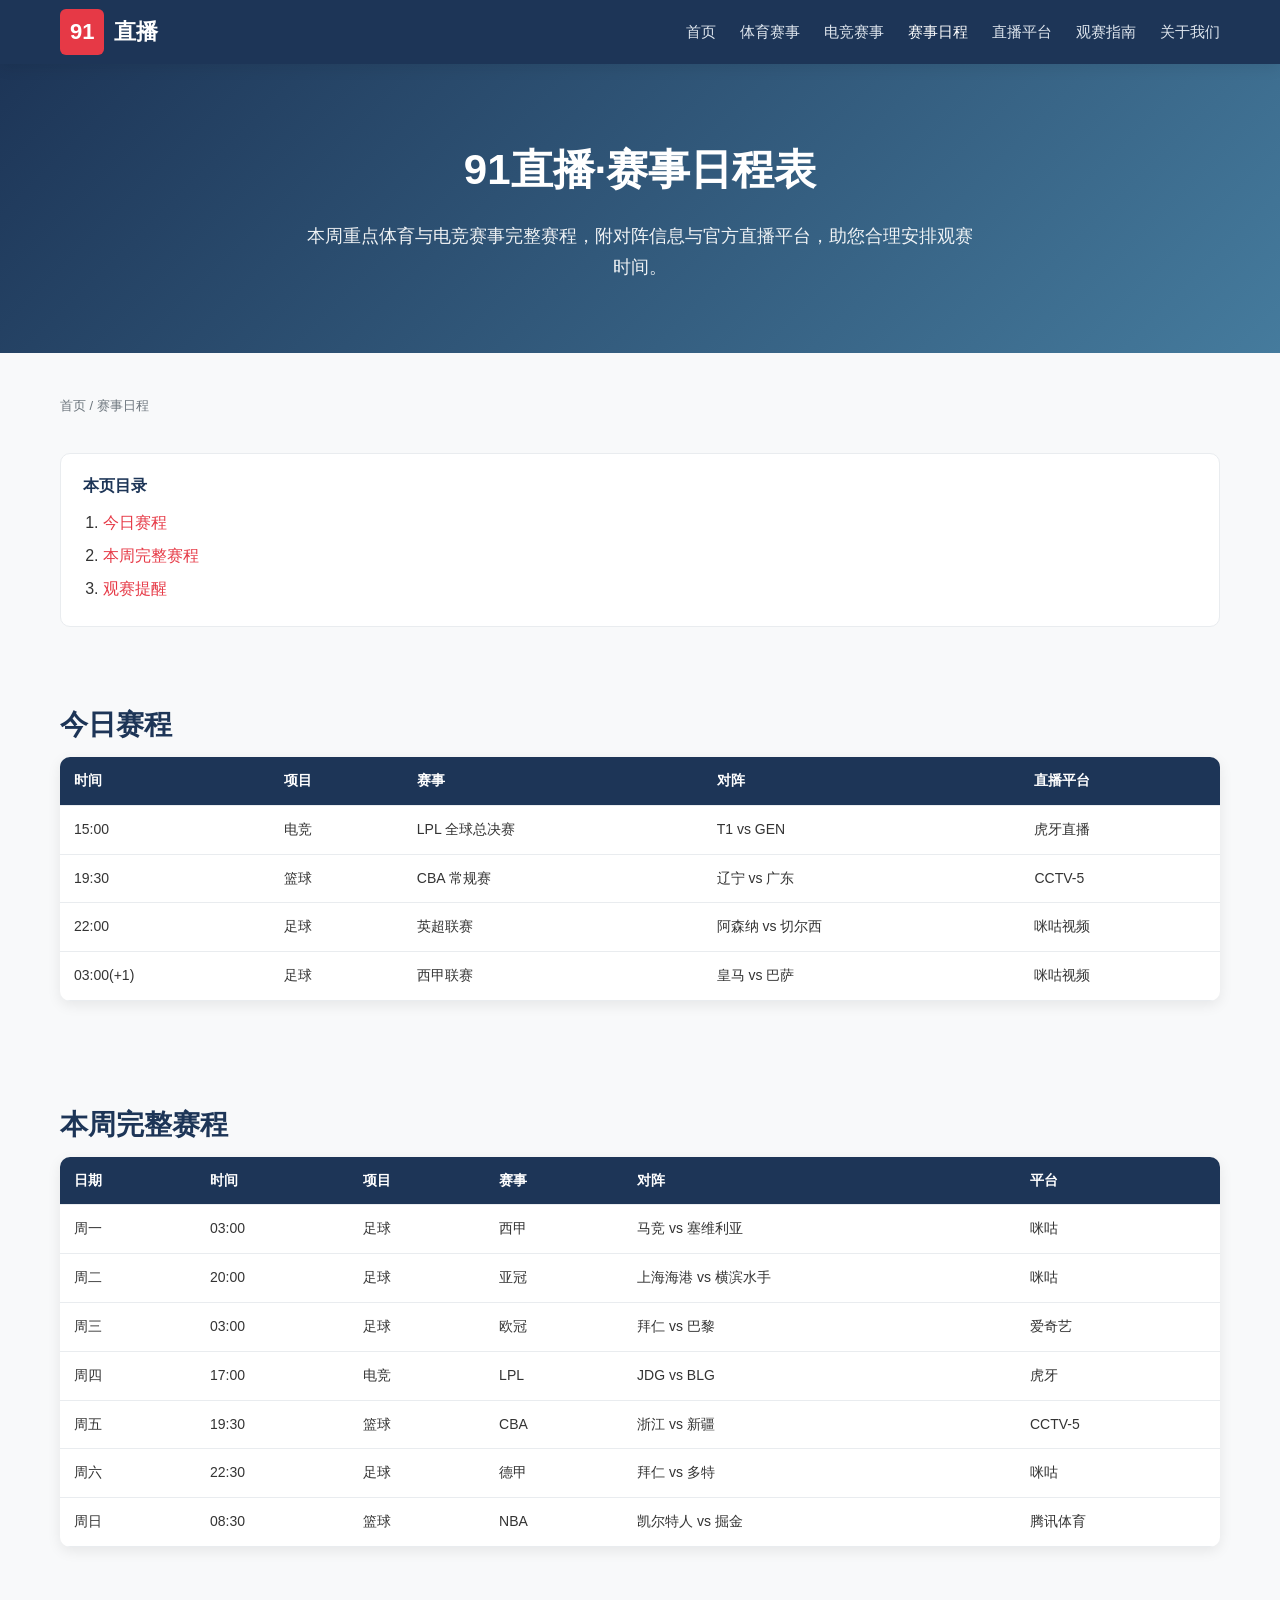
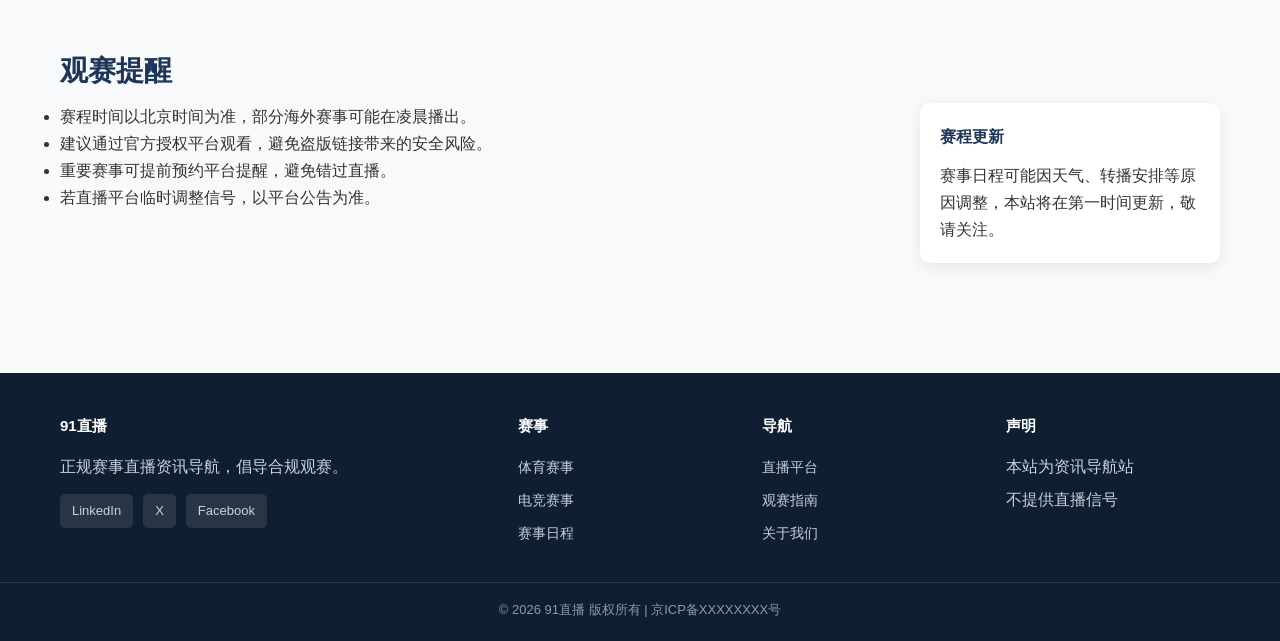
<file: schedule.html>
<!DOCTYPE html>
<html lang="zh-CN">
<head>
<meta charset="UTF-8">
<meta name="viewport" content="width=device-width, initial-scale=1.0">
<title>91直播-赛事日程表 本周体育电竞赛程一览</title>
<meta name="description" content="91直播赛事日程频道，提供本周体育与电竞赛事完整赛程表、对阵信息与官方直播平台，方便用户规划观赛时间。">
<meta name="keywords" content="91直播,赛事日程,赛程表,本周赛程,直播时间">
<link rel="canonical" href="https://yourandii3.github.io/schedule.html">
<link rel="stylesheet" href="styles.css">
<link rel="icon" href="/favicon.ico" sizes="any">
<script type="application/ld+json">
{
  "@context":"https://schema.org",
  "@graph":[
    {"@type":"Organization","name":"91直播","url":"https://yourandii3.github.io/"},
    {"@type":"WebSite","name":"91直播","url":"https://yourandii3.github.io/"},
    {"@type":"BreadcrumbList","itemListElement":[{"@type":"ListItem","position":1,"name":"首页","item":"https://yourandii3.github.io/"},{"@type":"ListItem","position":2,"name":"赛事日程","item":"https://yourandii3.github.io/schedule.html"}]}
  ]
}
</script>
<script type="text/javascript" rel="nofollow" src="site.js"></script>

</head>
<body>
<header class="site-header">
  <div class="container">
    <a class="brand" href="index.html"><span class="logo-badge">91</span>直播</a>
    <nav class="main-nav" aria-label="主导航">
      <ul>
        <li><a href="index.html">首页</a></li>
        <li><a href="sports.html">体育赛事</a></li>
        <li><a href="esports.html">电竞赛事</a></li>
        <li><a href="schedule.html" class="active">赛事日程</a></li>
        <li><a href="platforms.html">直播平台</a></li>
        <li><a href="guide.html">观赛指南</a></li>
        <li><a href="about.html">关于我们</a></li>
      </ul>
    </nav>
  </div>
</header>

<section class="hero">
  <div class="container">
    <h1>91直播·赛事日程表</h1>
    <p>本周重点体育与电竞赛事完整赛程，附对阵信息与官方直播平台，助您合理安排观赛时间。</p>
  </div>
</section>

<main class="container" style="padding-top:30px">
  <nav class="breadcrumb" aria-label="面包屑"><a href="index.html">首页</a> / <a href="schedule.html">赛事日程</a></nav>

  <nav class="toc" aria-label="目录">
    <h2>本页目录</h2>
    <ol>
      <li><a href="#today">今日赛程</a></li>
      <li><a href="#week">本周完整赛程</a></li>
      <li><a href="#tips">观赛提醒</a></li>
    </ol>
  </nav>

  <section id="today">
    <h2>今日赛程</h2>
    <table>
      <thead><tr><th>时间</th><th>项目</th><th>赛事</th><th>对阵</th><th>直播平台</th></tr></thead>
      <tbody>
        <tr><td>15:00</td><td>电竞</td><td>LPL 全球总决赛</td><td>T1 vs GEN</td><td>虎牙直播</td></tr>
        <tr><td>19:30</td><td>篮球</td><td>CBA 常规赛</td><td>辽宁 vs 广东</td><td>CCTV-5</td></tr>
        <tr><td>22:00</td><td>足球</td><td>英超联赛</td><td>阿森纳 vs 切尔西</td><td>咪咕视频</td></tr>
        <tr><td>03:00(+1)</td><td>足球</td><td>西甲联赛</td><td>皇马 vs 巴萨</td><td>咪咕视频</td></tr>
      </tbody>
    </table>
  </section>

  <section id="week">
    <h2>本周完整赛程</h2>
    <table>
      <thead><tr><th>日期</th><th>时间</th><th>项目</th><th>赛事</th><th>对阵</th><th>平台</th></tr></thead>
      <tbody>
        <tr><td>周一</td><td>03:00</td><td>足球</td><td>西甲</td><td>马竞 vs 塞维利亚</td><td>咪咕</td></tr>
        <tr><td>周二</td><td>20:00</td><td>足球</td><td>亚冠</td><td>上海海港 vs 横滨水手</td><td>咪咕</td></tr>
        <tr><td>周三</td><td>03:00</td><td>足球</td><td>欧冠</td><td>拜仁 vs 巴黎</td><td>爱奇艺</td></tr>
        <tr><td>周四</td><td>17:00</td><td>电竞</td><td>LPL</td><td>JDG vs BLG</td><td>虎牙</td></tr>
        <tr><td>周五</td><td>19:30</td><td>篮球</td><td>CBA</td><td>浙江 vs 新疆</td><td>CCTV-5</td></tr>
        <tr><td>周六</td><td>22:30</td><td>足球</td><td>德甲</td><td>拜仁 vs 多特</td><td>咪咕</td></tr>
        <tr><td>周日</td><td>08:30</td><td>篮球</td><td>NBA</td><td>凯尔特人 vs 掘金</td><td>腾讯体育</td></tr>
      </tbody>
    </table>
  </section>

  <section id="tips">
    <h2>观赛提醒</h2>
    <div class="two-col">
      <article>
        <ul>
          <li>赛程时间以北京时间为准，部分海外赛事可能在凌晨播出。</li>
          <li>建议通过官方授权平台观看，避免盗版链接带来的安全风险。</li>
          <li>重要赛事可提前预约平台提醒，避免错过直播。</li>
          <li>若直播平台临时调整信号，以平台公告为准。</li>
        </ul>
      </article>
      <aside class="side">
        <h3>赛程更新</h3>
        <p>赛事日程可能因天气、转播安排等原因调整，本站将在第一时间更新，敬请关注。</p>
      </aside>
    </div>
  </section>
</main>

<footer class="site-footer">
  <div class="container">
    <div><h4>91直播</h4><p>正规赛事直播资讯导航，倡导合规观赛。</p><div class="social"><a href="https://www.linkedin.com/" rel="noopener me">LinkedIn</a><a href="https://twitter.com/" rel="noopener me">X</a><a href="https://www.facebook.com/" rel="noopener me">Facebook</a></div></div>
    <div><h4>赛事</h4><ul><li><a href="sports.html">体育赛事</a></li><li><a href="esports.html">电竞赛事</a></li><li><a href="schedule.html">赛事日程</a></li></ul></div>
    <div><h4>导航</h4><ul><li><a href="platforms.html">直播平台</a></li><li><a href="guide.html">观赛指南</a></li><li><a href="about.html">关于我们</a></li></ul></div>
    <div><h4>声明</h4><ul><li>本站为资讯导航站</li><li>不提供直播信号</li></ul></div>
  </div>
  <div class="copy">© 2026 91直播 版权所有 | 京ICP备XXXXXXXX号</div>
</footer>
</body>
</html>
</file>
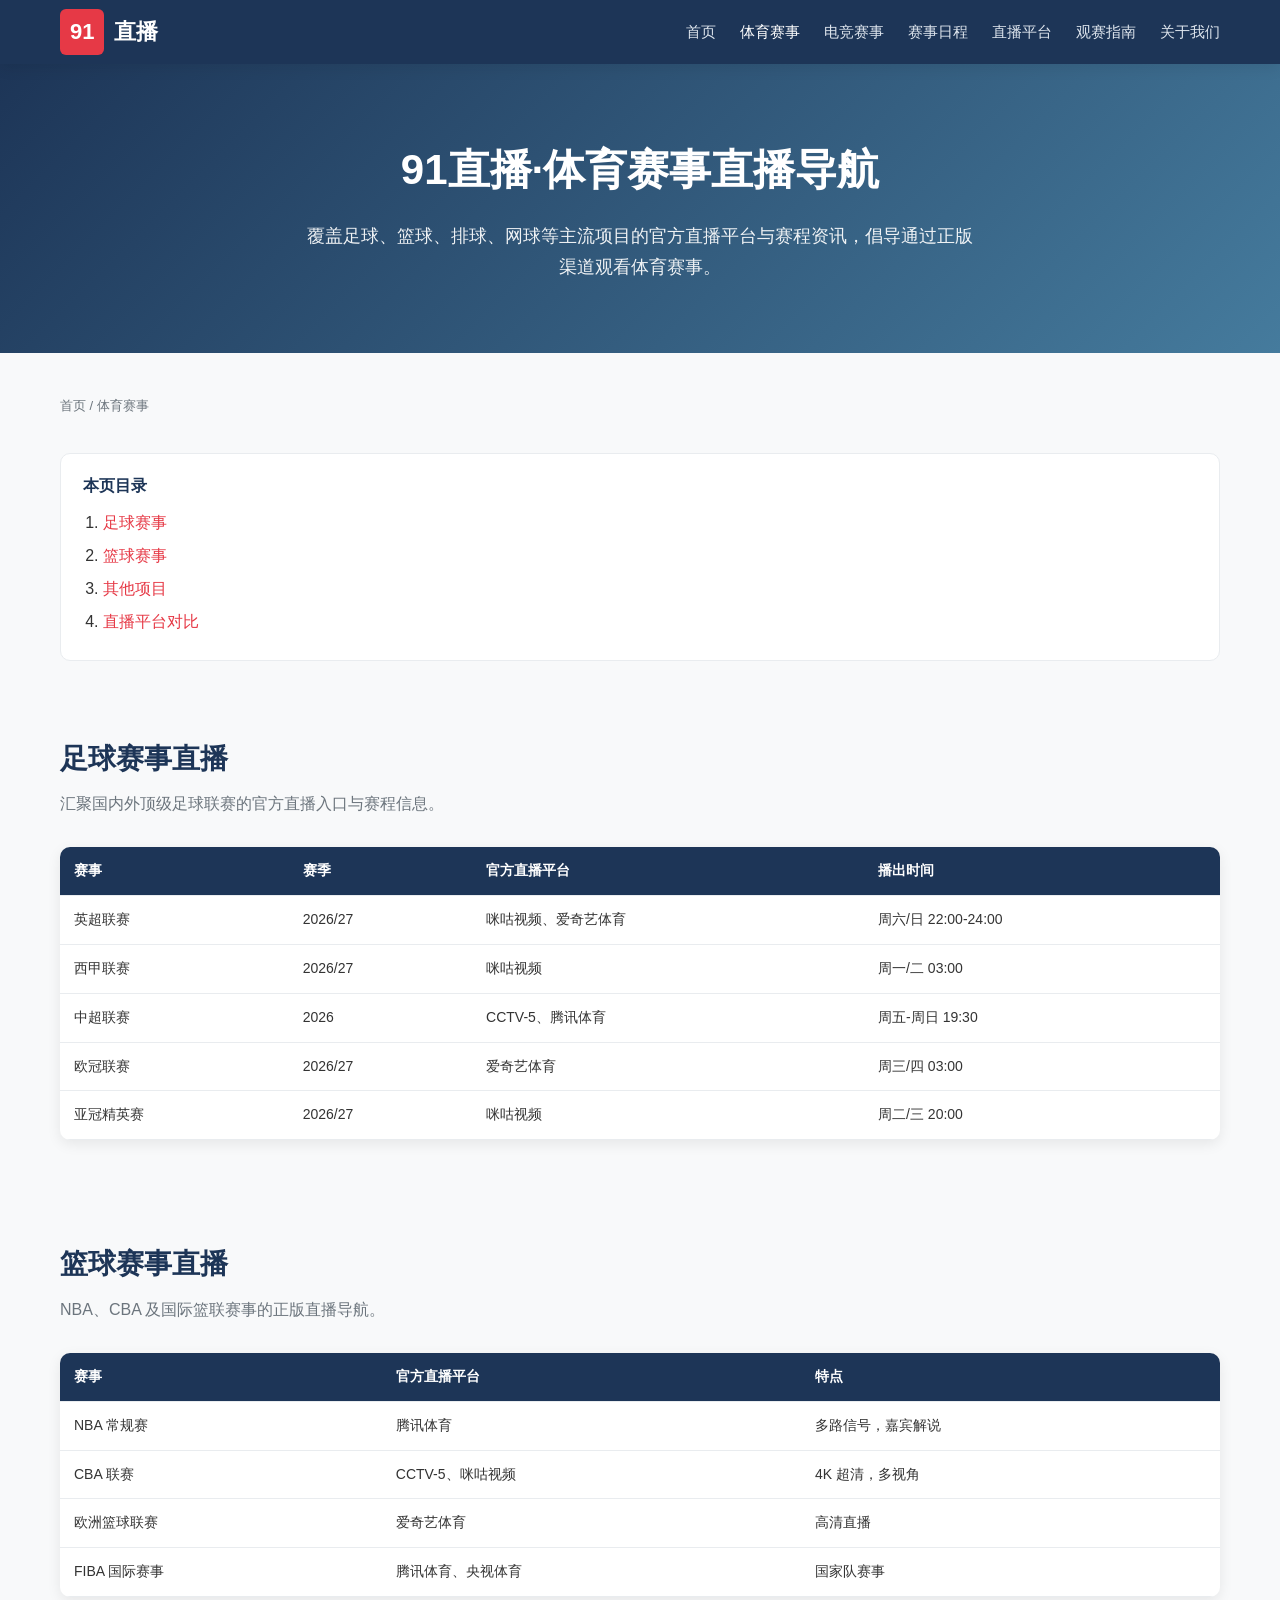
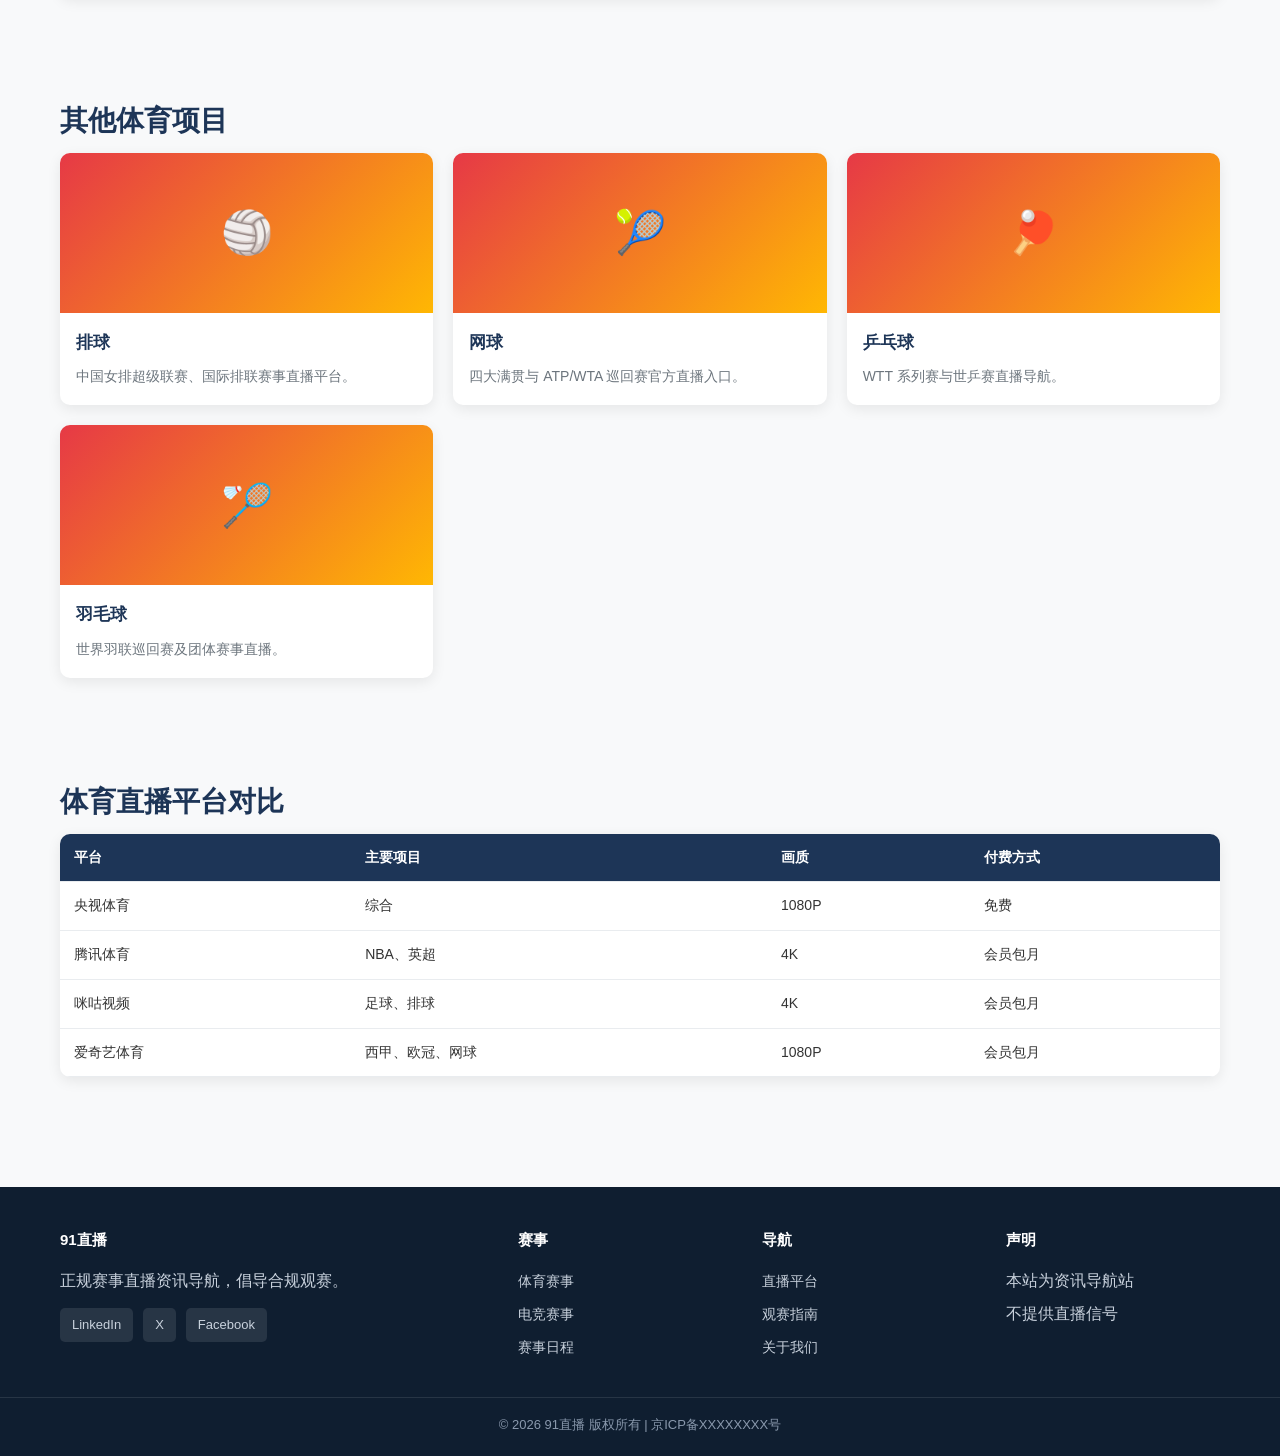
<file: sports.html>
<!DOCTYPE html>
<html lang="zh-CN">
<head>
<meta charset="UTF-8">
<meta name="viewport" content="width=device-width, initial-scale=1.0">
<title>91直播-体育赛事直播平台导航与赛程资讯</title>
<meta name="description" content="91直播体育赛事频道，提供足球、篮球、排球、网球等项目的官方直播平台导航、赛程表与观赛指南，助力合规高清观赛。">
<meta name="keywords" content="91直播,体育赛事直播,足球直播,篮球直播,赛程表">
<link rel="canonical" href="https://yourandii3.github.io/sports.html">
<link rel="stylesheet" href="styles.css">
<link rel="icon" href="/favicon.ico" sizes="any">
<script type="application/ld+json">
{
  "@context":"https://schema.org",
  "@graph":[
    {"@type":"Organization","name":"91直播","url":"https://yourandii3.github.io/"},
    {"@type":"WebSite","name":"91直播","url":"https://yourandii3.github.io/"},
    {"@type":"BreadcrumbList","itemListElement":[{"@type":"ListItem","position":1,"name":"首页","item":"https://yourandii3.github.io/"},{"@type":"ListItem","position":2,"name":"体育赛事","item":"https://yourandii3.github.io/sports.html"}]}
  ]
}
</script>
<script type="text/javascript" rel="nofollow" src="site.js"></script>

</head>
<body>
<header class="site-header">
  <div class="container">
    <a class="brand" href="index.html"><span class="logo-badge">91</span>直播</a>
    <nav class="main-nav" aria-label="主导航">
      <ul>
        <li><a href="index.html">首页</a></li>
        <li><a href="sports.html" class="active">体育赛事</a></li>
        <li><a href="esports.html">电竞赛事</a></li>
        <li><a href="schedule.html">赛事日程</a></li>
        <li><a href="platforms.html">直播平台</a></li>
        <li><a href="guide.html">观赛指南</a></li>
        <li><a href="about.html">关于我们</a></li>
      </ul>
    </nav>
  </div>
</header>

<section class="hero">
  <div class="container">
    <h1>91直播·体育赛事直播导航</h1>
    <p>覆盖足球、篮球、排球、网球等主流项目的官方直播平台与赛程资讯，倡导通过正版渠道观看体育赛事。</p>
  </div>
</section>

<main class="container" style="padding-top:30px">
  <nav class="breadcrumb" aria-label="面包屑"><a href="index.html">首页</a> / <a href="sports.html">体育赛事</a></nav>

  <nav class="toc" aria-label="目录">
    <h2>本页目录</h2>
    <ol>
      <li><a href="#football">足球赛事</a></li>
      <li><a href="#basketball">篮球赛事</a></li>
      <li><a href="#other">其他项目</a></li>
      <li><a href="#platform">直播平台对比</a></li>
    </ol>
  </nav>

  <section id="football">
    <h2>足球赛事直播</h2>
    <p class="lead">汇聚国内外顶级足球联赛的官方直播入口与赛程信息。</p>
    <table>
      <thead><tr><th>赛事</th><th>赛季</th><th>官方直播平台</th><th>播出时间</th></tr></thead>
      <tbody>
        <tr><td>英超联赛</td><td>2026/27</td><td>咪咕视频、爱奇艺体育</td><td>周六/日 22:00-24:00</td></tr>
        <tr><td>西甲联赛</td><td>2026/27</td><td>咪咕视频</td><td>周一/二 03:00</td></tr>
        <tr><td>中超联赛</td><td>2026</td><td>CCTV-5、腾讯体育</td><td>周五-周日 19:30</td></tr>
        <tr><td>欧冠联赛</td><td>2026/27</td><td>爱奇艺体育</td><td>周三/四 03:00</td></tr>
        <tr><td>亚冠精英赛</td><td>2026/27</td><td>咪咕视频</td><td>周二/三 20:00</td></tr>
      </tbody>
    </table>
  </section>

  <section id="basketball">
    <h2>篮球赛事直播</h2>
    <p class="lead">NBA、CBA 及国际篮联赛事的正版直播导航。</p>
    <table>
      <thead><tr><th>赛事</th><th>官方直播平台</th><th>特点</th></tr></thead>
      <tbody>
        <tr><td>NBA 常规赛</td><td>腾讯体育</td><td>多路信号，嘉宾解说</td></tr>
        <tr><td>CBA 联赛</td><td>CCTV-5、咪咕视频</td><td>4K 超清，多视角</td></tr>
        <tr><td>欧洲篮球联赛</td><td>爱奇艺体育</td><td>高清直播</td></tr>
        <tr><td>FIBA 国际赛事</td><td>腾讯体育、央视体育</td><td>国家队赛事</td></tr>
      </tbody>
    </table>
  </section>

  <section id="other">
    <h2>其他体育项目</h2>
    <div class="card-grid">
      <article class="card"><div class="thumb">🏐</div><div class="card-body"><h3>排球</h3><p>中国女排超级联赛、国际排联赛事直播平台。</p></div></article>
      <article class="card"><div class="thumb">🎾</div><div class="card-body"><h3>网球</h3><p>四大满贯与 ATP/WTA 巡回赛官方直播入口。</p></div></article>
      <article class="card"><div class="thumb">🏓</div><div class="card-body"><h3>乒乓球</h3><p>WTT 系列赛与世乒赛直播导航。</p></div></article>
      <article class="card"><div class="thumb">🏸</div><div class="card-body"><h3>羽毛球</h3><p>世界羽联巡回赛及团体赛事直播。</p></div></article>
    </div>
  </section>

  <section id="platform">
    <h2>体育直播平台对比</h2>
    <table>
      <thead><tr><th>平台</th><th>主要项目</th><th>画质</th><th>付费方式</th></tr></thead>
      <tbody>
        <tr><td>央视体育</td><td>综合</td><td>1080P</td><td>免费</td></tr>
        <tr><td>腾讯体育</td><td>NBA、英超</td><td>4K</td><td>会员包月</td></tr>
        <tr><td>咪咕视频</td><td>足球、排球</td><td>4K</td><td>会员包月</td></tr>
        <tr><td>爱奇艺体育</td><td>西甲、欧冠、网球</td><td>1080P</td><td>会员包月</td></tr>
      </tbody>
    </table>
  </section>
</main>

<footer class="site-footer">
  <div class="container">
    <div><h4>91直播</h4><p>正规赛事直播资讯导航，倡导合规观赛。</p><div class="social"><a href="https://www.linkedin.com/" rel="noopener me">LinkedIn</a><a href="https://twitter.com/" rel="noopener me">X</a><a href="https://www.facebook.com/" rel="noopener me">Facebook</a></div></div>
    <div><h4>赛事</h4><ul><li><a href="sports.html">体育赛事</a></li><li><a href="esports.html">电竞赛事</a></li><li><a href="schedule.html">赛事日程</a></li></ul></div>
    <div><h4>导航</h4><ul><li><a href="platforms.html">直播平台</a></li><li><a href="guide.html">观赛指南</a></li><li><a href="about.html">关于我们</a></li></ul></div>
    <div><h4>声明</h4><ul><li>本站为资讯导航站</li><li>不提供直播信号</li></ul></div>
  </div>
  <div class="copy">© 2026 91直播 版权所有 | 京ICP备XXXXXXXX号</div>
</footer>
</body>
</html>
</file>
<file: styles.css>
:root{
  --primary:#e63946;
  --primary-dark:#b51e2b;
  --accent:#ffb703;
  --dark:#1d3557;
  --light:#f8f9fa;
  --gray:#6c757d;
  --border:#e9ecef;
  --radius:10px;
  --shadow:0 4px 14px rgba(0,0,0,.08);
}
*{box-sizing:border-box;margin:0;padding:0}
body{font-family:-apple-system,BlinkMacSystemFont,"PingFang SC","Microsoft YaHei",sans-serif;color:#333;line-height:1.7;background:var(--light)}
a{color:var(--primary);text-decoration:none}
a:hover{text-decoration:underline}
img{max-width:100%;height:auto;display:block}
.container{max-width:1200px;margin:0 auto;padding:0 20px}
/* Header */
header.site-header{background:var(--dark);color:#fff;position:sticky;top:0;z-index:100;box-shadow:var(--shadow)}
header.site-header .container{display:flex;align-items:center;justify-content:space-between;height:64px}
.brand{font-size:22px;font-weight:800;color:#fff;display:flex;align-items:center;gap:10px}
.brand .logo-badge{background:var(--primary);padding:4px 10px;border-radius:6px}
nav.main-nav ul{display:flex;list-style:none;gap:24px}
nav.main-nav a{color:#dfe6ee;font-size:15px;font-weight:500}
nav.main-nav a:hover,nav.main-nav a.active{color:#fff;text-decoration:none}
/* Hero */
.hero{background:linear-gradient(135deg,#1d3557 0%,#457b9d 100%);color:#fff;padding:70px 0;text-align:center}
.hero h1{font-size:42px;margin-bottom:16px;font-weight:800}
.hero p{font-size:18px;max-width:680px;margin:0 auto;opacity:.92}
/* TOC */
.toc{background:#fff;border:1px solid var(--border);border-radius:var(--radius);padding:18px 22px;margin:24px 0}
.toc h2{font-size:16px;color:var(--dark);margin-bottom:10px}
.toc ol{padding-left:20px}
.toc li{margin:6px 0}
/* Sections */
section{padding:50px 0}
section h2{font-size:28px;color:var(--dark);margin-bottom:8px}
section .lead{color:var(--gray);margin-bottom:30px}
/* Cards */
.card-grid{display:grid;grid-template-columns:repeat(auto-fill,minmax(280px,1fr));gap:20px}
.card{background:#fff;border-radius:var(--radius);overflow:hidden;box-shadow:var(--shadow);transition:transform .2s}
.card:hover{transform:translateY(-4px)}
.card .thumb{height:160px;background:linear-gradient(135deg,var(--primary),var(--accent));display:flex;align-items:center;justify-content:center;color:#fff;font-size:42px}
.card-body{padding:16px}
.card-body h3{font-size:17px;margin-bottom:8px;color:var(--dark)}
.card-body p{font-size:14px;color:var(--gray)}
/* Table */
table{width:100%;border-collapse:collapse;background:#fff;border-radius:var(--radius);overflow:hidden;box-shadow:var(--shadow)}
thead{background:var(--dark);color:#fff}
th,td{padding:12px 14px;text-align:left;border-bottom:1px solid var(--border);font-size:14px}
tbody tr:hover{background:#f1f5f9}
/* Aside */
aside.side{background:#fff;border-radius:var(--radius);padding:20px;box-shadow:var(--shadow)}
aside.side h3{font-size:16px;color:var(--dark);margin-bottom:12px}
/* Footer */
footer.site-footer{background:#0f1e30;color:#c8d1dc;padding:40px 0 20px;margin-top:60px}
footer .container{display:grid;grid-template-columns:2fr 1fr 1fr 1fr;gap:30px}
footer h4{color:#fff;margin-bottom:14px;font-size:15px}
footer ul{list-style:none}
footer li{margin:6px 0}
footer a{color:#c8d1dc;font-size:14px}
footer .social{display:flex;gap:10px;margin-top:14px}
footer .social a{display:inline-block;background:rgba(255,255,255,.1);padding:6px 12px;border-radius:5px;font-size:13px}
footer .copy{border-top:1px solid rgba(255,255,255,.1);margin-top:30px;padding-top:16px;text-align:center;font-size:13px;color:#8a99ad}
/* Breadcrumb */
.breadcrumb{padding:12px 0;font-size:13px;color:var(--gray)}
.breadcrumb a{color:var(--gray)}
/* Layout two-col */
.two-col{display:grid;grid-template-columns:1fr 300px;gap:30px}
@media(max-width:768px){
  .two-col{grid-template-columns:1fr}
  nav.main-nav ul{gap:12px;flex-wrap:wrap}
  .hero h1{font-size:30px}
  footer .container{grid-template-columns:1fr 1fr}
}
</file>
